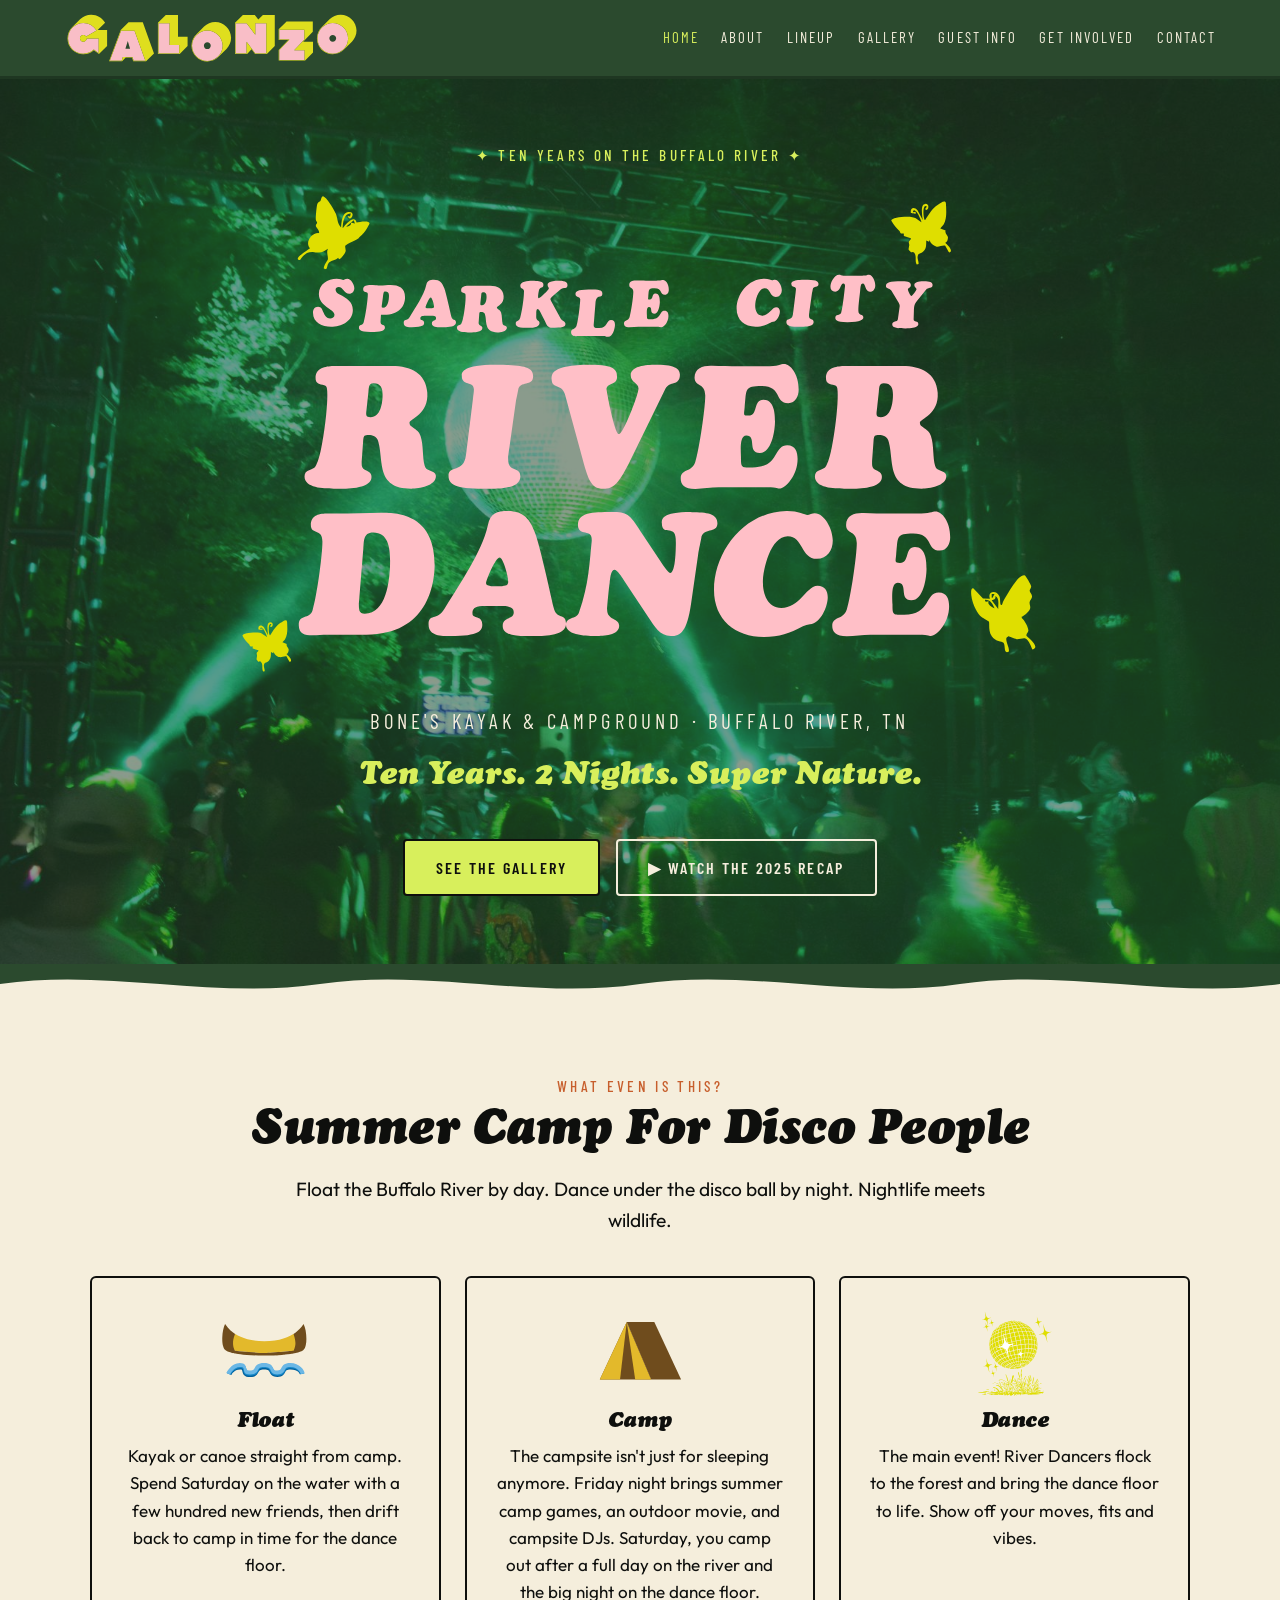
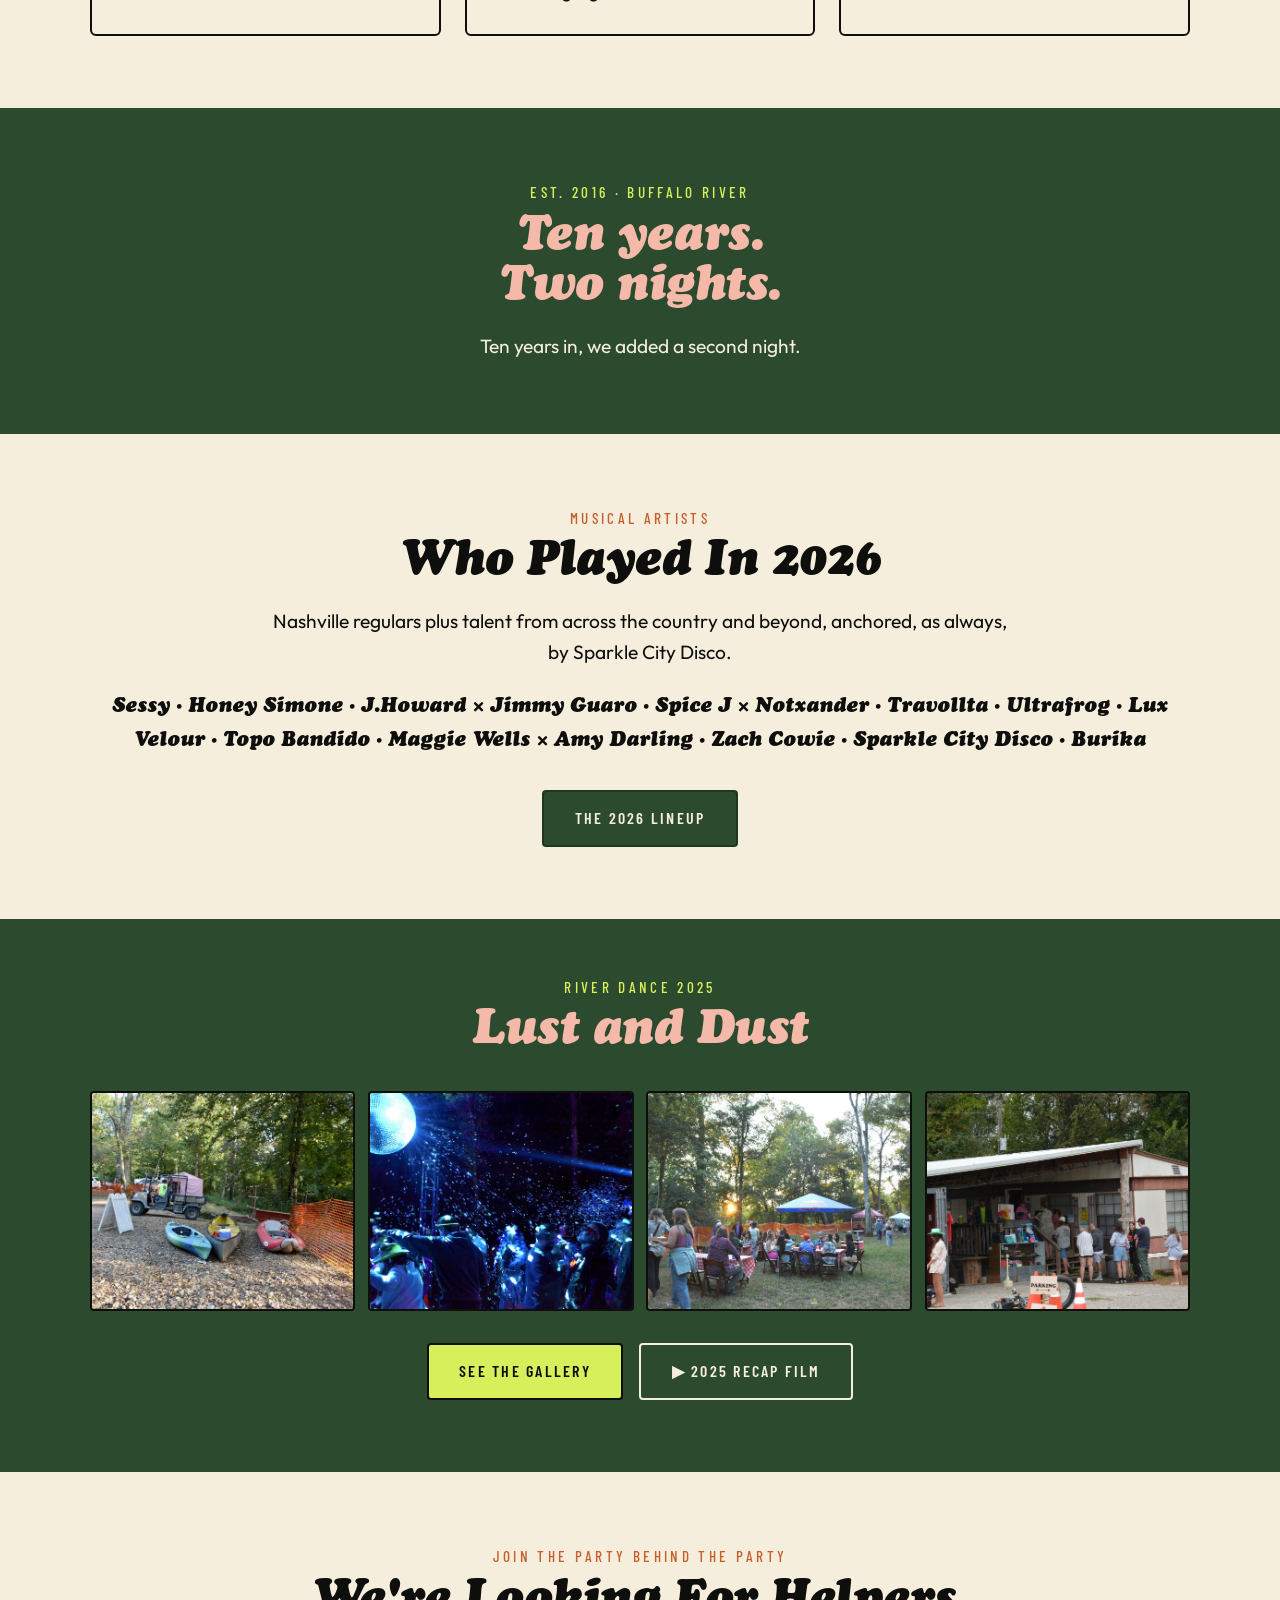
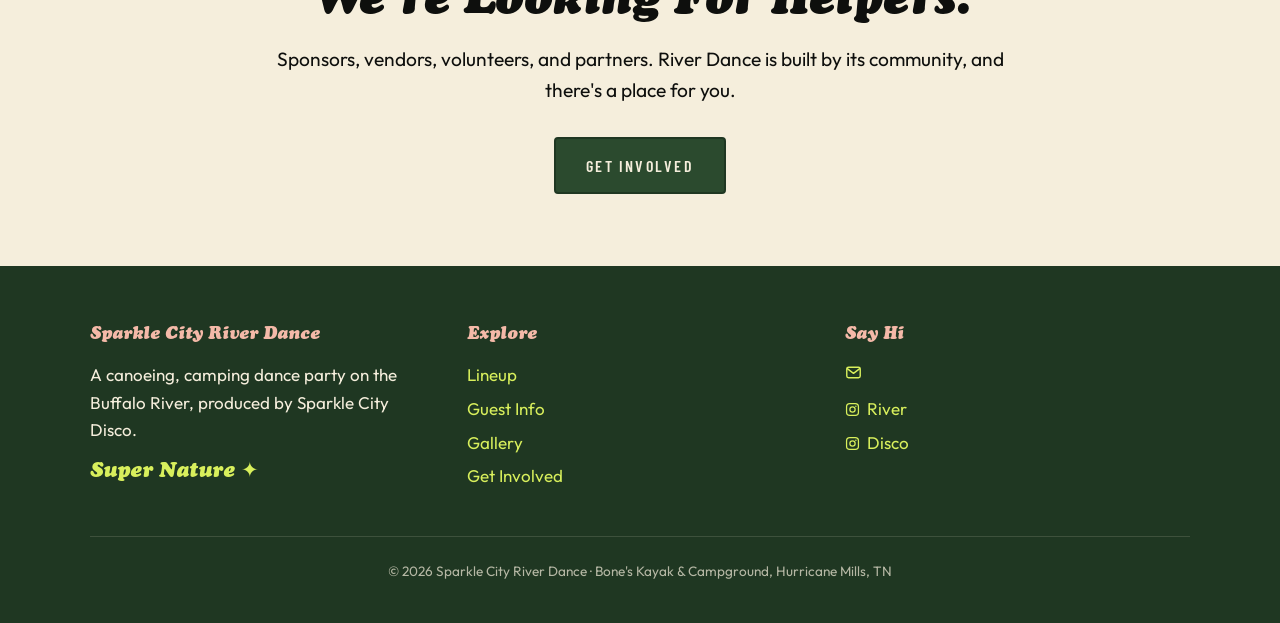
<file: river-dance/index.html>
<!DOCTYPE html>
<html lang="en">
<head>
<meta charset="UTF-8">
<meta name="viewport" content="width=device-width, initial-scale=1.0">
<title>Sparkle City River Dance · Buffalo River, TN</title>
<meta name="description" content="A canoeing, camping dance party on the Buffalo River in Tennessee. Ten years of disco under the trees.">
<link rel="canonical" href="https://riverdancefest.com/">
<meta property="og:type" content="website">
<meta property="og:site_name" content="Sparkle City River Dance">
<meta property="og:title" content="Sparkle City River Dance · Buffalo River, TN">
<meta property="og:description" content="A canoeing, camping dance party on the Buffalo River in Tennessee. Ten years of disco under the trees.">
<meta property="og:url" content="https://riverdancefest.com/">
<meta property="og:image" content="https://riverdancefest.com/img/hero-discoball-green.jpg">
<meta property="og:image:alt" content="Green lasers and the disco ball over the dance floor at Sparkle City River Dance">
<meta name="twitter:card" content="summary_large_image">
<link rel="preconnect" href="https://fonts.googleapis.com">
<link rel="preconnect" href="https://fonts.gstatic.com" crossorigin>
<link href="https://fonts.googleapis.com/css2?family=Barlow+Condensed:wght@400;500;600&family=Outfit:wght@300;400;500;600&family=Work+Sans:ital,wght@0,400;0,500;0,600;1,400&display=swap" rel="stylesheet">
<link rel="preload" href="fonts/CooperBlackItalic.ttf" as="font" type="font/ttf" crossorigin>
<link rel="stylesheet" href="css/theme.css">
<link rel="stylesheet" href="css/base.css">
<script type="application/ld+json">
{
  "@context": "https://schema.org",
  "@type": "Festival",
  "name": "Sparkle City River Dance 2026",
  "description": "A canoeing, camping dance party on the Buffalo River. 10th anniversary. Two nights for the first time ever.",
  "startDate": "2026-08-21",
  "endDate": "2026-08-23",
  "eventAttendanceMode": "https://schema.org/OfflineEventAttendanceMode",
  "eventStatus": "https://schema.org/EventScheduled",
  "url": "https://riverdancefest.com/",
  "image": ["https://riverdancefest.com/img/hero-discoball-green.jpg"],
  "location": {
    "@type": "Place",
    "name": "Bone's Kayak & Campground",
    "address": {
      "@type": "PostalAddress",
      "streetAddress": "16520 Bakerville Rd",
      "addressLocality": "Hurricane Mills",
      "addressRegion": "TN",
      "postalCode": "37078",
      "addressCountry": "US"
    }
  },
  "organizer": {
    "@type": "Organization",
    "name": "Sparkle City Disco",
    "url": "https://www.sparklecitydisco.com",
    "sameAs": [
      "https://www.instagram.com/sparklecitydisco/",
      "https://www.instagram.com/sparklecityriverdance/"
    ]
  },
  "performer": [
    {"@type": "MusicGroup", "name": "Sparkle City Disco"},
    {"@type": "MusicGroup", "name": "Sessy"},
    {"@type": "MusicGroup", "name": "Honey Simone"},
    {"@type": "MusicGroup", "name": "J.Howard x Jimmy Guaro"},
    {"@type": "MusicGroup", "name": "Spice J x Notxander"},
    {"@type": "MusicGroup", "name": "Ultrafrog"},
    {"@type": "MusicGroup", "name": "Lux Velour"},
    {"@type": "MusicGroup", "name": "Topo Bandido"},
    {"@type": "MusicGroup", "name": "Maggie Wells x Amy Darling"},
    {"@type": "MusicGroup", "name": "Zach Cowie"},
    {"@type": "MusicGroup", "name": "Burika"}
  ]
}
</script>
</head>
<body>

<!-- NAV -->
<nav class="nav">
  <div class="nav-inner">
    <a class="nav-logo" href="index.html">
      <img class="nav-logo-img" src="img/icons/galonzo.svg" alt="Sparkle City River Dance">
    </a>
    <button class="nav-toggle" aria-label="Menu" onclick="document.querySelector('.nav-links').classList.toggle('open')">
      <span></span><span></span><span></span>
    </button>
    <div class="nav-links">
      <a href="index.html" class="active">Home</a>
      <a href="about.html">About</a>
      <a href="lineup.html">Lineup</a>
      <a href="gallery.html">Gallery</a>
      <a href="guest-info.html">Guest Info</a>
      <a href="get-involved.html">Get Involved</a>
      <a href="contact.html">Contact</a>
    </div>
  </div>
</nav>

<!-- HERO -->
<header class="hero">
  <div class="hero-photo" style="background-image:url('img/hero-discoball-green.jpg')"></div>
  <div class="hero-content">
    <span class="eyebrow" data-rd="hero.eyebrow">✦ Ten Years On The Buffalo River ✦</span>
    <h1 class="hero-logo-wrap"><img class="hero-logo" src="img/icons/logo-tight.svg" alt="Sparkle City River Dance"></h1>
    <p class="dates" data-rd="hero.datesVenue">Bone's Kayak &amp; Campground · Buffalo River, TN</p>
    <p class="tagline" data-rd="hero.tagline">Ten Years. 2 Nights. Super Nature.</p>
    <div class="hero-ctas">
      <a class="btn btn-primary" href="gallery.html">See the Gallery</a>
      <a class="btn btn-ghost" href="https://youtu.be/Ug17W4f0KGw" target="_blank" rel="noopener">▶ Watch the 2025 Recap</a>
    </div>
  </div>
</header>

<!-- wave divider -->
<svg class="waves" viewBox="0 0 1200 38" preserveAspectRatio="none" xmlns="http://www.w3.org/2000/svg" style="background:var(--forest)">
  <path d="M0,20 C100,4 200,36 300,20 C400,4 500,36 600,20 C700,4 800,36 900,20 C1000,4 1100,36 1200,20 L1200,38 L0,38 Z" fill="#F5EEDC" style="fill:var(--cream)"/>
</svg>

<!-- WHAT IS RIVER DANCE -->
<section class="section light">
  <div class="section-inner center">
    <span class="eyebrow">What even is this?</span>
    <h2>Summer Camp For Disco People</h2>
    <p class="lead">Float the Buffalo River by day. Dance under the disco ball by night. Nightlife meets wildlife.</p>
    <div class="cards three">
      <div class="card">
        <img class="icon" src="img/icons/canoe.svg" alt="">
        <h3>Float</h3>
        <p>Kayak or canoe straight from camp. Spend Saturday on the water with a few hundred new friends, then drift back to camp in time for the dance floor.</p>
      </div>
      <div class="card">
        <img class="icon" src="img/icons/tent.svg" alt="">
        <h3>Camp</h3>
        <p>The campsite isn't just for sleeping anymore. Friday night brings summer camp games, an outdoor movie, and campsite DJs. Saturday, you camp out after a full day on the river and the big night on the dance floor.</p>
      </div>
      <div class="card">
        <img class="icon" src="img/icons/discoball.svg" alt="">
        <h3>Dance</h3>
        <p>The main event! River Dancers flock to the forest and bring the dance floor to life. Show off your moves, fits and vibes.</p>
      </div>
    </div>
  </div>
</section>

<!-- 10 YEARS -->
<section class="section dark">
  <div class="section-inner center">
    <span class="eyebrow">Est. 2016 · Buffalo River</span>
    <h2 class="ten-two">Ten years.<br>Two nights.</h2>
    <p class="lead">Ten years in, we added a second night.</p>
  </div>
</section>

<!-- LINEUP TEASER -->
<section class="section light">
  <div class="section-inner center">
    <span class="eyebrow">Musical Artists</span>
    <h2>Who Played In 2026</h2>
    <p class="lead">Nashville regulars plus talent from across the country and beyond, anchored, as always, by Sparkle City Disco.</p>
    <p style="font-family:var(--display); font-size:1.3rem; margin-top:1.5rem;" data-rd="lineup.teaser"></p>
    <div style="margin-top:2rem"><a class="btn btn-dark" href="lineup.html">The 2026 Lineup</a></div>
  </div>
</section>

<!-- PHOTO STRIP -->
<section class="section dark" style="padding-top:3.5rem">
  <div class="section-inner center">
    <span class="eyebrow">River Dance 2025</span>
    <h2>Lust and Dust</h2>
    <div class="photo-strip">
      <img src="img/day-canoes-river.jpg" alt="Canoes lined up on the Buffalo River">
      <img src="img/night-discoball-purple.jpg" alt="Disco ball over the dance floor at night">
      <img src="img/day-golden-hour-picnic.jpg" alt="Golden hour picnic under the trees">
      <img src="img/night-dj-booth.jpg" alt="DJs at the booth under blue light">
    </div>
    <div style="margin-top:2rem; display:flex; gap:1rem; justify-content:center; flex-wrap:wrap">
      <a class="btn btn-primary" href="gallery.html">See the Gallery</a>
      <a class="btn btn-ghost" href="https://youtu.be/Ug17W4f0KGw" target="_blank" rel="noopener">▶ 2025 Recap Film</a>
    </div>
  </div>
</section>

<!-- GET INVOLVED BANNER -->
<section class="section light">
  <div class="section-inner center">
    <span class="eyebrow">Join the party behind the party</span>
    <h2>We're Looking For Helpers.</h2>
    <p class="lead">Sponsors, vendors, volunteers, and partners. River Dance is built by its community, and there's a place for you.</p>
    <div style="margin-top:2rem"><a class="btn btn-dark" href="get-involved.html">Get Involved</a></div>
  </div>
</section>

<!-- FOOTER -->
<footer class="footer">
  <div class="footer-inner">
    <div>
      <h4>Sparkle City River Dance</h4>
      <p>A canoeing, camping dance party on the Buffalo River, produced by Sparkle City Disco.</p>
      <p class="supernature" style="margin-top:0.8rem">Super Nature ✦</p>
    </div>
    <div>
      <h4>Explore</h4>
      <ul>
        <li><a href="lineup.html">Lineup</a></li>
        <li><a href="guest-info.html">Guest Info</a></li>
        <li><a href="gallery.html">Gallery</a></li>
        <li><a href="get-involved.html">Get Involved</a></li>
      </ul>
    </div>
    <div>
      <h4>Say Hi</h4>
      <ul>
        <li><a class="foot-mail" href="mailto:sparklecityriverdance@gmail.com" aria-label="Email Sparkle City River Dance" title="sparklecityriverdance@gmail.com"><svg viewBox="0 0 24 24" width="17" height="17" fill="none" stroke="currentColor" stroke-width="2" stroke-linecap="round" stroke-linejoin="round" aria-hidden="true" style="vertical-align:-3px"><rect x="2.5" y="4.5" width="19" height="15" rx="2.5"/><path d="M3.2 6.6 12 13.2l8.8-6.6"/></svg></a></li>
        <li><a href="https://www.instagram.com/sparklecityriverdance/" target="_blank" rel="noopener" aria-label="Sparkle City River Dance on Instagram"><svg viewBox="0 0 24 24" width="15" height="15" fill="none" stroke="currentColor" stroke-width="2" aria-hidden="true" style="vertical-align:-2px; margin-right:0.45em"><rect x="2.5" y="2.5" width="19" height="19" rx="5"/><circle cx="12" cy="12" r="4.2"/><circle cx="17.4" cy="6.6" r="1.2" fill="currentColor" stroke="none"/></svg>River</a></li>
        <li><a href="https://www.instagram.com/sparklecitydisco/" target="_blank" rel="noopener" aria-label="Sparkle City Disco on Instagram"><svg viewBox="0 0 24 24" width="15" height="15" fill="none" stroke="currentColor" stroke-width="2" aria-hidden="true" style="vertical-align:-2px; margin-right:0.45em"><rect x="2.5" y="2.5" width="19" height="19" rx="5"/><circle cx="12" cy="12" r="4.2"/><circle cx="17.4" cy="6.6" r="1.2" fill="currentColor" stroke="none"/></svg>Disco</a></li>
      </ul>
    </div>
  </div>
  <div class="legal">© 2026 Sparkle City River Dance · Bone's Kayak &amp; Campground, Hurricane Mills, TN</div>
</footer>

<script src="data/event.js"></script>
<script src="js/render.js"></script>
</body>
</html>
</file>
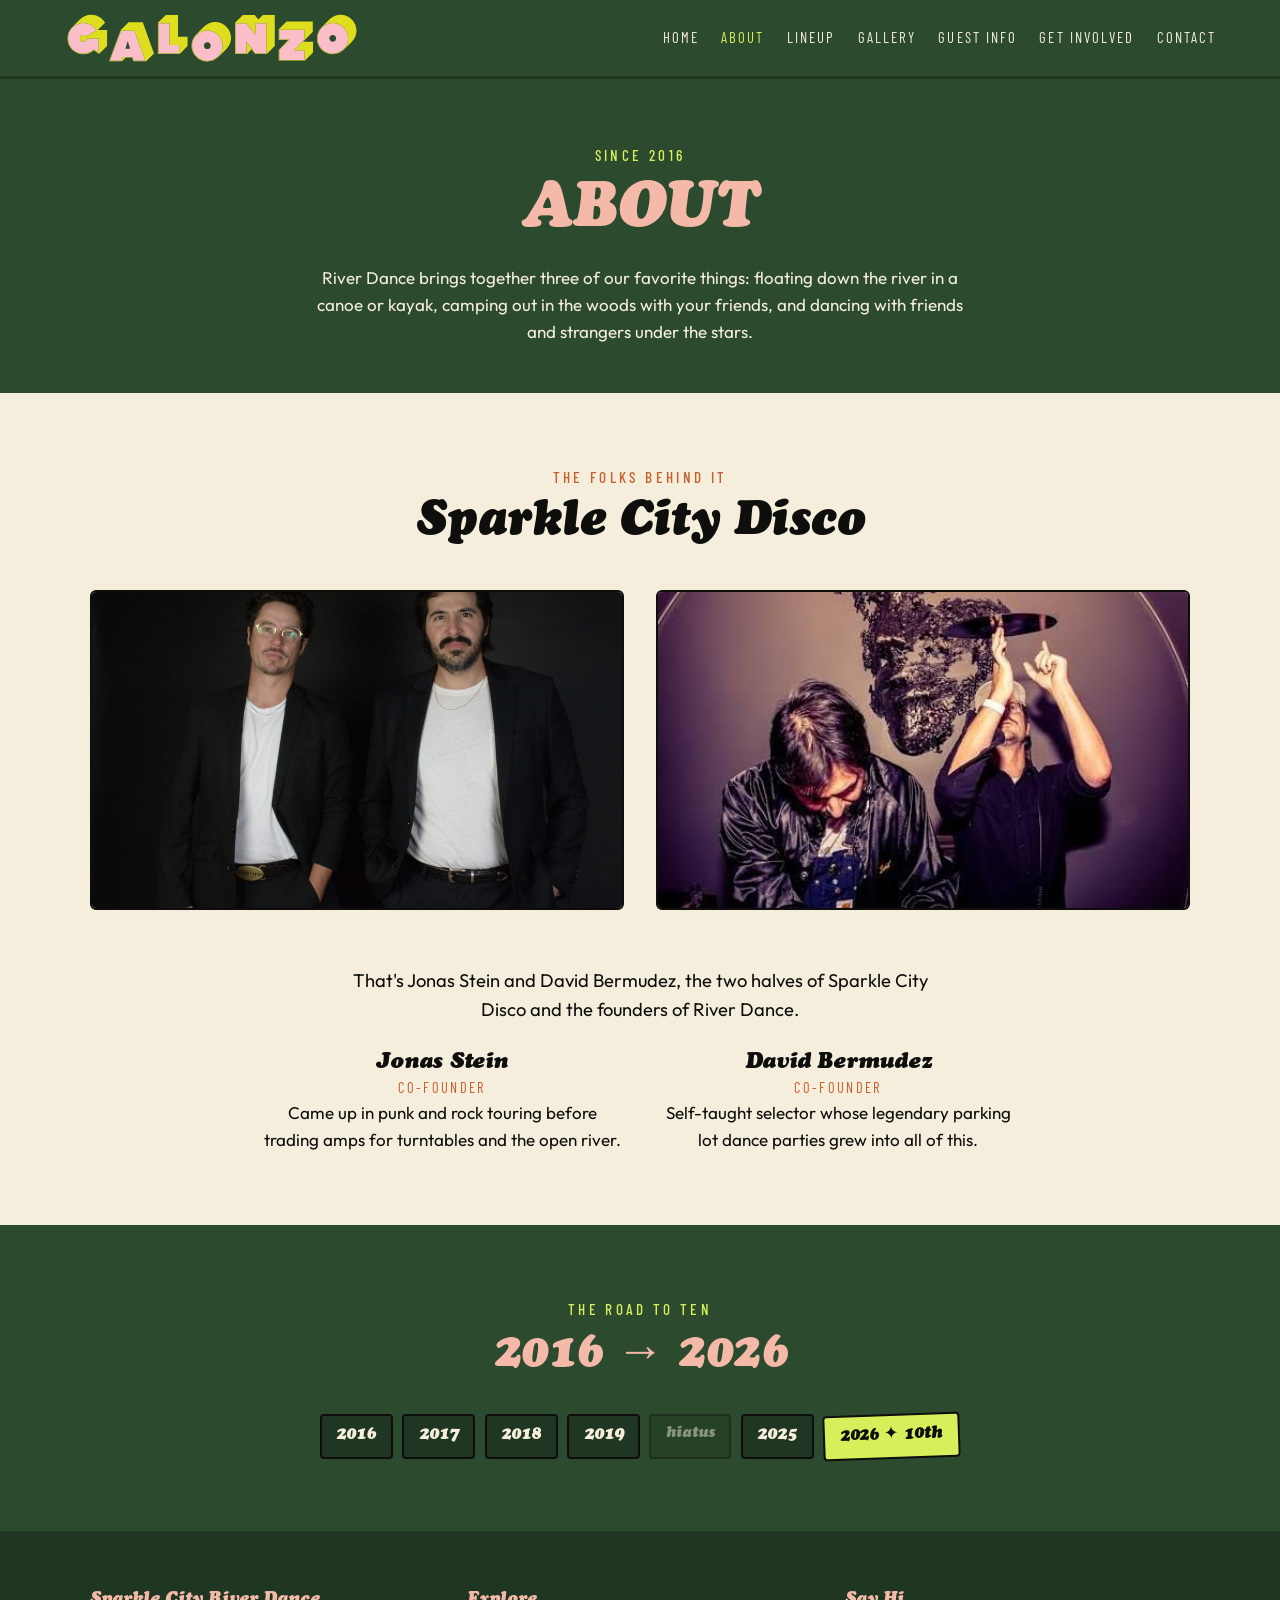
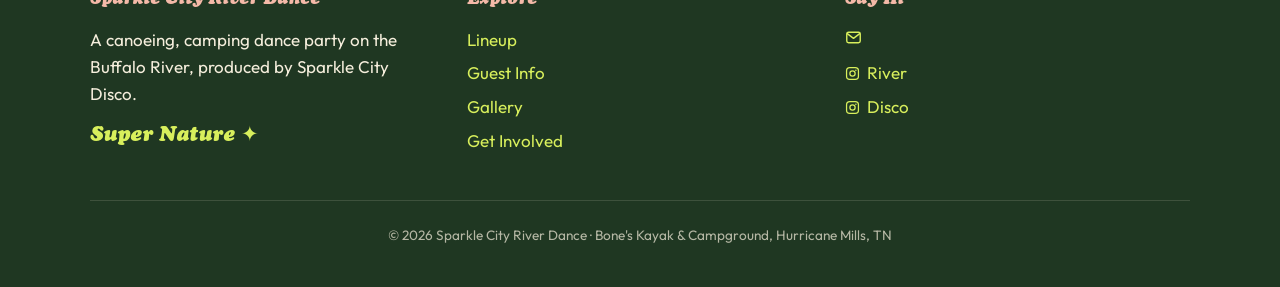
<file: river-dance/about.html>
<!DOCTYPE html>
<html lang="en">
<head>
<meta charset="UTF-8">
<meta name="viewport" content="width=device-width, initial-scale=1.0">
<title>About, Sparkle City River Dance</title>
<meta name="description" content="Meet Jonas Stein and David Bermudez of Sparkle City Disco, the Nashville duo behind River Dance — a canoeing, camping disco on the Buffalo River since 2016.">
<link rel="canonical" href="https://riverdancefest.com/about">
<meta property="og:type" content="website">
<meta property="og:site_name" content="Sparkle City River Dance">
<meta property="og:title" content="About, Sparkle City River Dance">
<meta property="og:description" content="Meet Jonas Stein and David Bermudez of Sparkle City Disco, the Nashville duo behind River Dance — a canoeing, camping disco on the Buffalo River since 2016.">
<meta property="og:url" content="https://riverdancefest.com/about">
<meta property="og:image" content="https://riverdancefest.com/img/hero-discoball-green.jpg">
<meta name="twitter:card" content="summary_large_image">
<link rel="preconnect" href="https://fonts.googleapis.com">
<link rel="preconnect" href="https://fonts.gstatic.com" crossorigin>
<link href="https://fonts.googleapis.com/css2?family=Barlow+Condensed:wght@400;500;600&family=Outfit:wght@300;400;500;600&family=Work+Sans:ital,wght@0,400;0,500;0,600;1,400&display=swap" rel="stylesheet">
<link rel="preload" href="fonts/CooperBlackItalic.ttf" as="font" type="font/ttf" crossorigin>
<link rel="stylesheet" href="css/theme.css">
<link rel="stylesheet" href="css/base.css">
</head>
<body data-title="About">

<nav class="nav">
  <div class="nav-inner">
    <a class="nav-logo" href="index.html">
      <img class="nav-logo-img" src="img/icons/galonzo.svg" alt="Sparkle City River Dance">
    </a>
    <button class="nav-toggle" aria-label="Menu" onclick="document.querySelector('.nav-links').classList.toggle('open')">
      <span></span><span></span><span></span>
    </button>
    <div class="nav-links">
      <a href="index.html">Home</a>
      <a href="about.html" class="active">About</a>
      <a href="lineup.html">Lineup</a>
      <a href="gallery.html">Gallery</a>
      <a href="guest-info.html">Guest Info</a>
      <a href="get-involved.html">Get Involved</a>
      <a href="contact.html">Contact</a>
    </div>
  </div>
</nav>

<header class="page-head">
  <span class="eyebrow">Since 2016</span>
  <h1>About</h1>
  <p>River Dance brings together three of our favorite things: floating down the river in a canoe or kayak, camping out in the woods with your friends, and dancing with friends and strangers under the stars.</p>
</header>

<section class="section light">
  <div class="section-inner center">
    <span class="eyebrow">The folks behind it</span>
    <h2>Sparkle City Disco</h2>
    <div class="duo-photos">
      <img src="img/jonas-david-portrait.jpg" alt="Jonas Stein and David Bermudez, studio portrait">
      <img src="img/david-jonas-discohead.jpg" alt="Jonas Stein and David Bermudez with disco ball headpiece">
    </div>
    <div class="duo-intro">
      <p>That's Jonas Stein and David Bermudez, the two halves of Sparkle City Disco and the founders of River Dance.</p>
    </div>
    <div class="bios duo-bios">
      <div class="bio">
        <h3>Jonas Stein</h3>
        <p class="role">Co-Founder</p>
        <p>Came up in punk and rock touring before trading amps for turntables and the open river.</p>
      </div>
      <div class="bio">
        <h3>David Bermudez</h3>
        <p class="role">Co-Founder</p>
        <p>Self-taught selector whose legendary parking lot dance parties grew into all of this.</p>
      </div>
    </div>
  </div>
</section>

<section class="section dark">
  <div class="section-inner center">
    <span class="eyebrow">The road to ten</span>
    <h2>2016 → 2026</h2>
    <div class="years" data-rd="about.timeline"></div>
  </div>
</section>

<footer class="footer">
  <div class="footer-inner">
    <div>
      <h4>Sparkle City River Dance</h4>
      <p>A canoeing, camping dance party on the Buffalo River, produced by Sparkle City Disco.</p>
      <p class="supernature" style="margin-top:0.8rem">Super Nature ✦</p>
    </div>
    <div>
      <h4>Explore</h4>
      <ul>
        <li><a href="lineup.html">Lineup</a></li>
        <li><a href="guest-info.html">Guest Info</a></li>
        <li><a href="gallery.html">Gallery</a></li>
        <li><a href="get-involved.html">Get Involved</a></li>
      </ul>
    </div>
    <div>
      <h4>Say Hi</h4>
      <ul>
        <li><a class="foot-mail" href="mailto:sparklecityriverdance@gmail.com" aria-label="Email Sparkle City River Dance" title="sparklecityriverdance@gmail.com"><svg viewBox="0 0 24 24" width="17" height="17" fill="none" stroke="currentColor" stroke-width="2" stroke-linecap="round" stroke-linejoin="round" aria-hidden="true" style="vertical-align:-3px"><rect x="2.5" y="4.5" width="19" height="15" rx="2.5"/><path d="M3.2 6.6 12 13.2l8.8-6.6"/></svg></a></li>
        <li><a href="https://www.instagram.com/sparklecityriverdance/" target="_blank" rel="noopener" aria-label="Sparkle City River Dance on Instagram"><svg viewBox="0 0 24 24" width="15" height="15" fill="none" stroke="currentColor" stroke-width="2" aria-hidden="true" style="vertical-align:-2px; margin-right:0.45em"><rect x="2.5" y="2.5" width="19" height="19" rx="5"/><circle cx="12" cy="12" r="4.2"/><circle cx="17.4" cy="6.6" r="1.2" fill="currentColor" stroke="none"/></svg>River</a></li>
        <li><a href="https://www.instagram.com/sparklecitydisco/" target="_blank" rel="noopener" aria-label="Sparkle City Disco on Instagram"><svg viewBox="0 0 24 24" width="15" height="15" fill="none" stroke="currentColor" stroke-width="2" aria-hidden="true" style="vertical-align:-2px; margin-right:0.45em"><rect x="2.5" y="2.5" width="19" height="19" rx="5"/><circle cx="12" cy="12" r="4.2"/><circle cx="17.4" cy="6.6" r="1.2" fill="currentColor" stroke="none"/></svg>Disco</a></li>
      </ul>
    </div>
  </div>
  <div class="legal">© 2026 Sparkle City River Dance · Bone's Kayak &amp; Campground, Hurricane Mills, TN</div>
</footer>

<script src="data/event.js"></script>
<script src="js/render.js"></script>
</body>
</html>
</file>
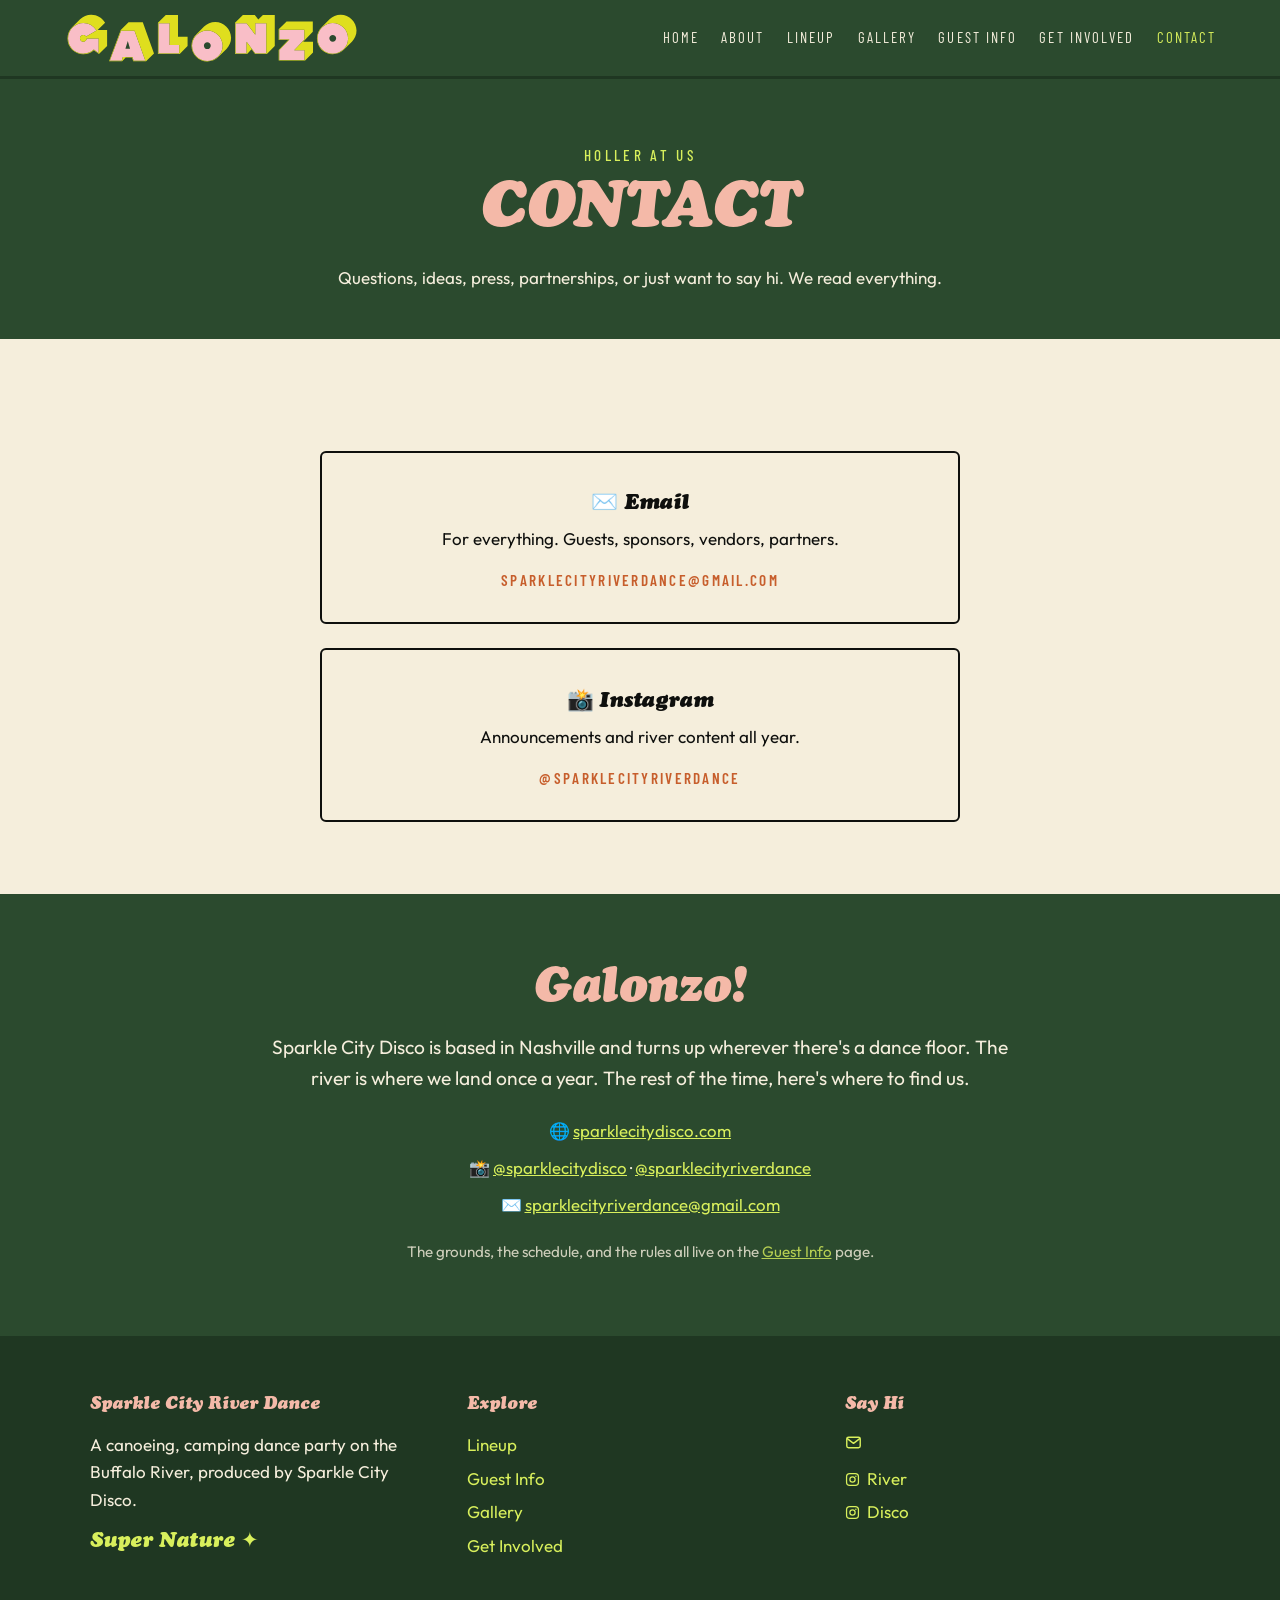
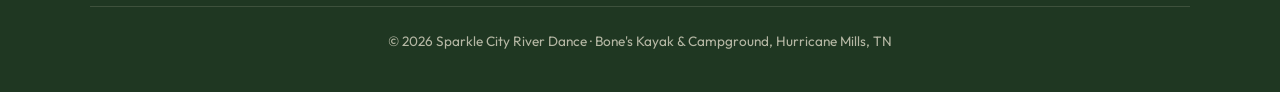
<file: river-dance/contact.html>
<!DOCTYPE html>
<html lang="en">
<head>
<meta charset="UTF-8">
<meta name="viewport" content="width=device-width, initial-scale=1.0">
<title>Contact, Sparkle City River Dance</title>
<meta name="description" content="Get in touch with Sparkle City River Dance — email sparklecityriverdance@gmail.com or find us on Instagram @sparklecityriverdance and @sparklecitydisco.">
<link rel="canonical" href="https://riverdancefest.com/contact">
<meta property="og:type" content="website">
<meta property="og:site_name" content="Sparkle City River Dance">
<meta property="og:title" content="Contact, Sparkle City River Dance">
<meta property="og:description" content="Get in touch with Sparkle City River Dance — email sparklecityriverdance@gmail.com or find us on Instagram @sparklecityriverdance and @sparklecitydisco.">
<meta property="og:url" content="https://riverdancefest.com/contact">
<meta property="og:image" content="https://riverdancefest.com/img/hero-discoball-green.jpg">
<meta name="twitter:card" content="summary_large_image">
<link rel="preconnect" href="https://fonts.googleapis.com">
<link rel="preconnect" href="https://fonts.gstatic.com" crossorigin>
<link href="https://fonts.googleapis.com/css2?family=Barlow+Condensed:wght@400;500;600&family=Outfit:wght@300;400;500;600&family=Work+Sans:ital,wght@0,400;0,500;0,600;1,400&display=swap" rel="stylesheet">
<link rel="preload" href="fonts/CooperBlackItalic.ttf" as="font" type="font/ttf" crossorigin>
<link rel="stylesheet" href="css/theme.css">
<link rel="stylesheet" href="css/base.css">
</head>
<body data-title="Contact">

<nav class="nav">
  <div class="nav-inner">
    <a class="nav-logo" href="index.html">
      <img class="nav-logo-img" src="img/icons/galonzo.svg" alt="Sparkle City River Dance">
    </a>
    <button class="nav-toggle" aria-label="Menu" onclick="document.querySelector('.nav-links').classList.toggle('open')">
      <span></span><span></span><span></span>
    </button>
    <div class="nav-links">
      <a href="index.html">Home</a>
      <a href="about.html">About</a>
      <a href="lineup.html">Lineup</a>
      <a href="gallery.html">Gallery</a>
      <a href="guest-info.html">Guest Info</a>
      <a href="get-involved.html">Get Involved</a>
      <a href="contact.html" class="active">Contact</a>
    </div>
  </div>
</nav>

<header class="page-head">
  <span class="eyebrow">Holler at us</span>
  <h1>Contact</h1>
  <p>Questions, ideas, press, partnerships, or just want to say hi. We read everything.</p>
</header>

<section class="section light">
  <div class="section-inner center">
    <div class="cards two" style="max-width:640px; margin-left:auto; margin-right:auto">
      <div class="card center">
        <h3>✉️ Email</h3>
        <p>For everything. Guests, sponsors, vendors, partners.</p>
        <a class="cta" href="mailto:sparklecityriverdance@gmail.com">sparklecityriverdance@gmail.com</a>
      </div>
      <div class="card center">
        <h3>📸 Instagram</h3>
        <p>Announcements and river content all year.</p>
        <a class="cta" href="https://instagram.com/sparklecityriverdance" target="_blank" rel="noopener">@sparklecityriverdance</a>
      </div>
    </div>
  </div>
</section>

<section class="section dark">
  <div class="section-inner center">
    <h2 style="color:var(--blush)">Galonzo!</h2>
    <p class="lead">Sparkle City Disco is based in Nashville and turns up wherever there's a dance floor. The river is where we land once a year. The rest of the time, here's where to find us.</p>
    <p style="margin-top:1.2rem; font-size:1.05rem; line-height:2.2">
      🌐 <a href="https://www.sparklecitydisco.com" target="_blank" rel="noopener" style="color:var(--lime)">sparklecitydisco.com</a><br>
      📸 <a href="https://instagram.com/sparklecitydisco" target="_blank" rel="noopener" style="color:var(--lime)">@sparklecitydisco</a> · <a href="https://instagram.com/sparklecityriverdance" target="_blank" rel="noopener" style="color:var(--lime)">@sparklecityriverdance</a><br>
      ✉️ <a href="mailto:sparklecityriverdance@gmail.com" style="color:var(--lime)">sparklecityriverdance@gmail.com</a>
    </p>
    <p class="note">The grounds, the schedule, and the rules all live on the <a href="guest-info.html" style="color:var(--lime)">Guest Info</a> page.</p>
  </div>
</section>

<footer class="footer">
  <div class="footer-inner">
    <div>
      <h4>Sparkle City River Dance</h4>
      <p>A canoeing, camping dance party on the Buffalo River, produced by Sparkle City Disco.</p>
      <p class="supernature" style="margin-top:0.8rem">Super Nature ✦</p>
    </div>
    <div>
      <h4>Explore</h4>
      <ul>
        <li><a href="lineup.html">Lineup</a></li>
        <li><a href="guest-info.html">Guest Info</a></li>
        <li><a href="gallery.html">Gallery</a></li>
        <li><a href="get-involved.html">Get Involved</a></li>
      </ul>
    </div>
    <div>
      <h4>Say Hi</h4>
      <ul>
        <li><a class="foot-mail" href="mailto:sparklecityriverdance@gmail.com" aria-label="Email Sparkle City River Dance" title="sparklecityriverdance@gmail.com"><svg viewBox="0 0 24 24" width="17" height="17" fill="none" stroke="currentColor" stroke-width="2" stroke-linecap="round" stroke-linejoin="round" aria-hidden="true" style="vertical-align:-3px"><rect x="2.5" y="4.5" width="19" height="15" rx="2.5"/><path d="M3.2 6.6 12 13.2l8.8-6.6"/></svg></a></li>
        <li><a href="https://www.instagram.com/sparklecityriverdance/" target="_blank" rel="noopener" aria-label="Sparkle City River Dance on Instagram"><svg viewBox="0 0 24 24" width="15" height="15" fill="none" stroke="currentColor" stroke-width="2" aria-hidden="true" style="vertical-align:-2px; margin-right:0.45em"><rect x="2.5" y="2.5" width="19" height="19" rx="5"/><circle cx="12" cy="12" r="4.2"/><circle cx="17.4" cy="6.6" r="1.2" fill="currentColor" stroke="none"/></svg>River</a></li>
        <li><a href="https://www.instagram.com/sparklecitydisco/" target="_blank" rel="noopener" aria-label="Sparkle City Disco on Instagram"><svg viewBox="0 0 24 24" width="15" height="15" fill="none" stroke="currentColor" stroke-width="2" aria-hidden="true" style="vertical-align:-2px; margin-right:0.45em"><rect x="2.5" y="2.5" width="19" height="19" rx="5"/><circle cx="12" cy="12" r="4.2"/><circle cx="17.4" cy="6.6" r="1.2" fill="currentColor" stroke="none"/></svg>Disco</a></li>
      </ul>
    </div>
  </div>
  <div class="legal">© 2026 Sparkle City River Dance · Bone's Kayak &amp; Campground, Hurricane Mills, TN</div>
</footer>

<script src="data/event.js"></script>
<script src="js/render.js"></script>
</body>
</html>
</file>
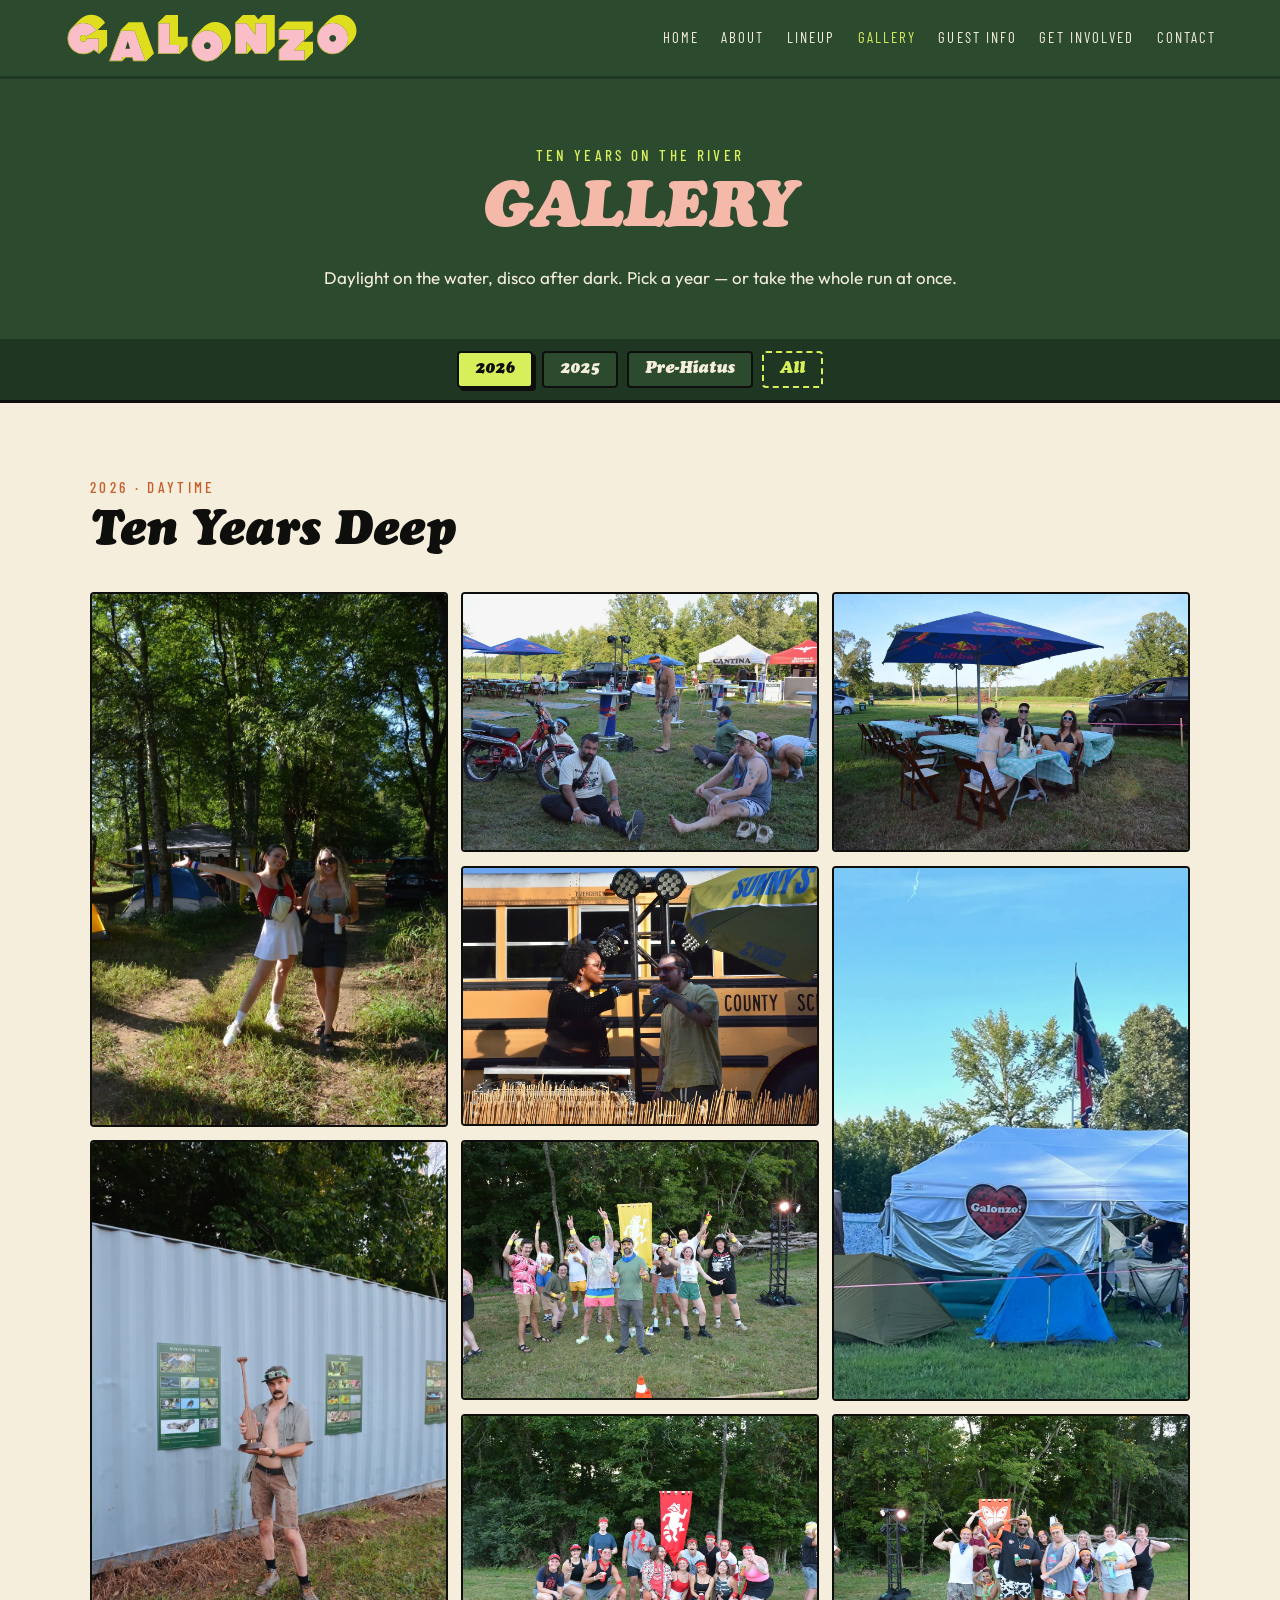
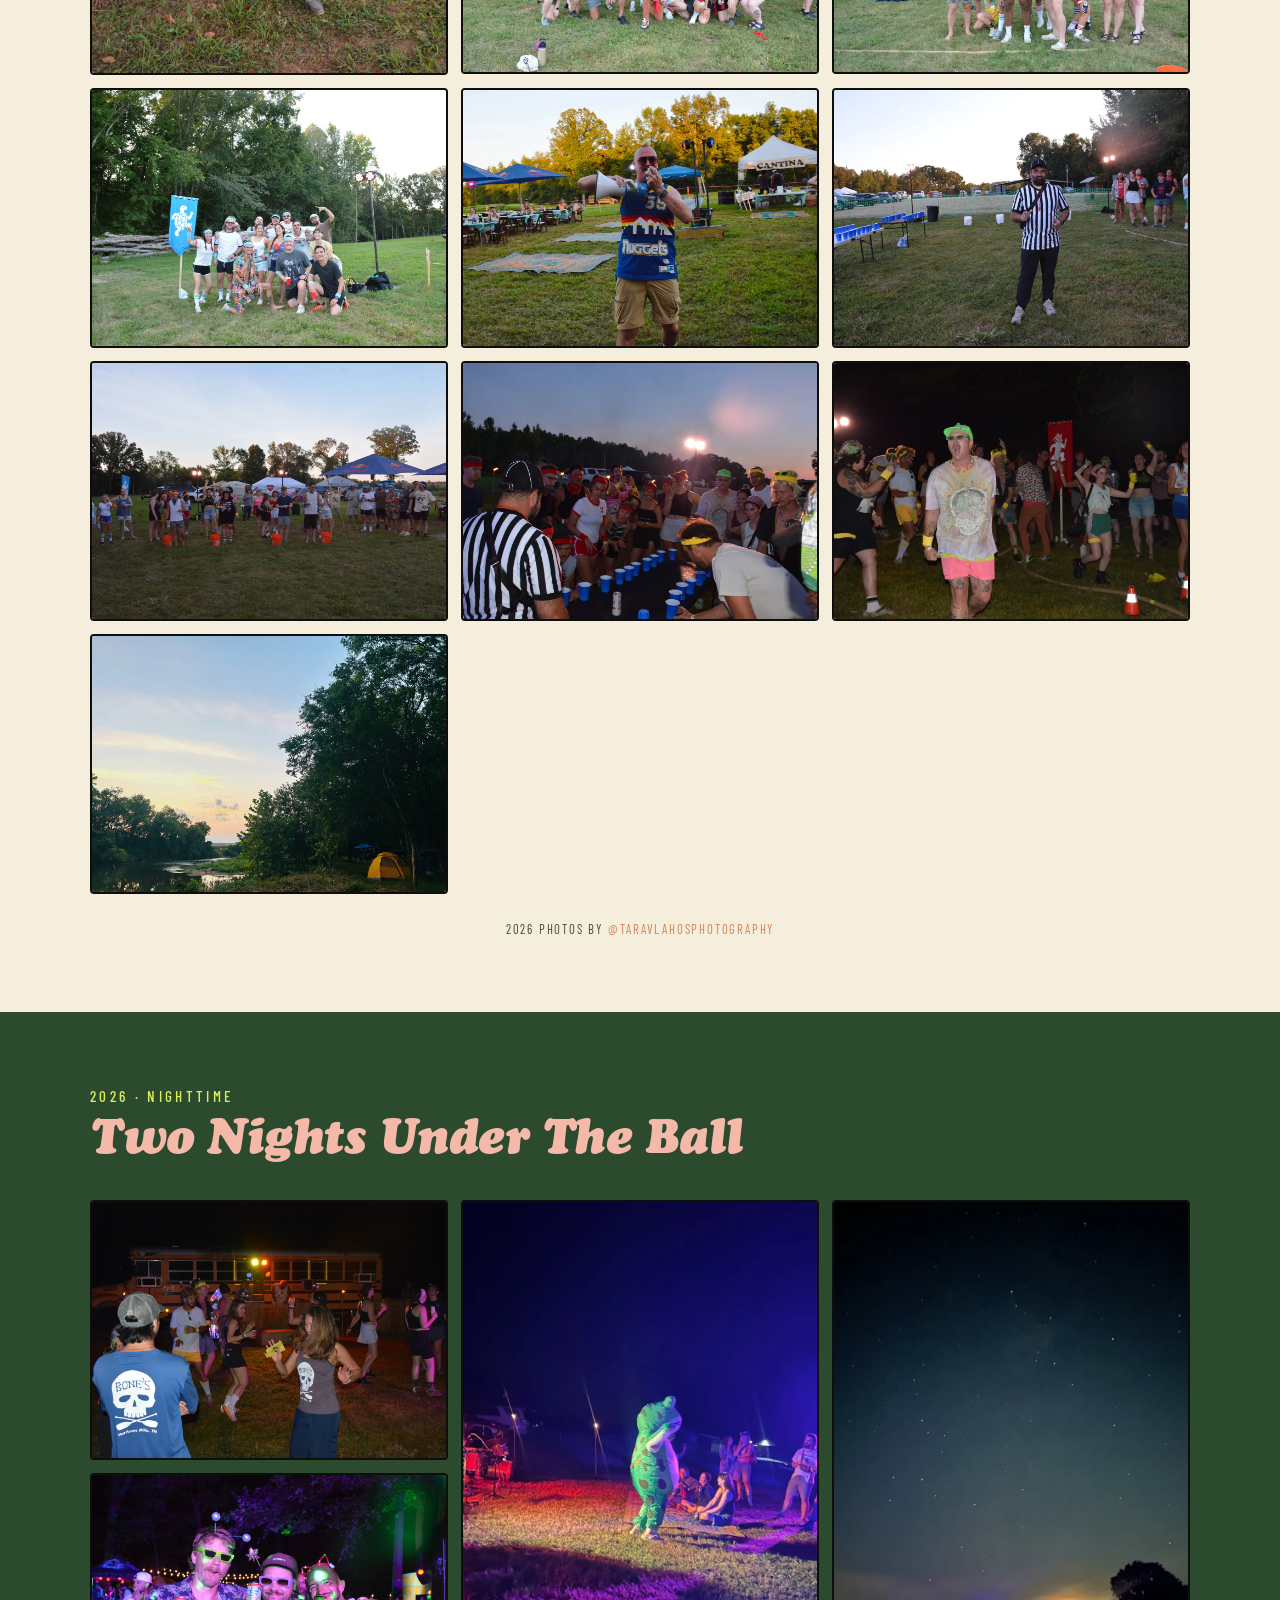
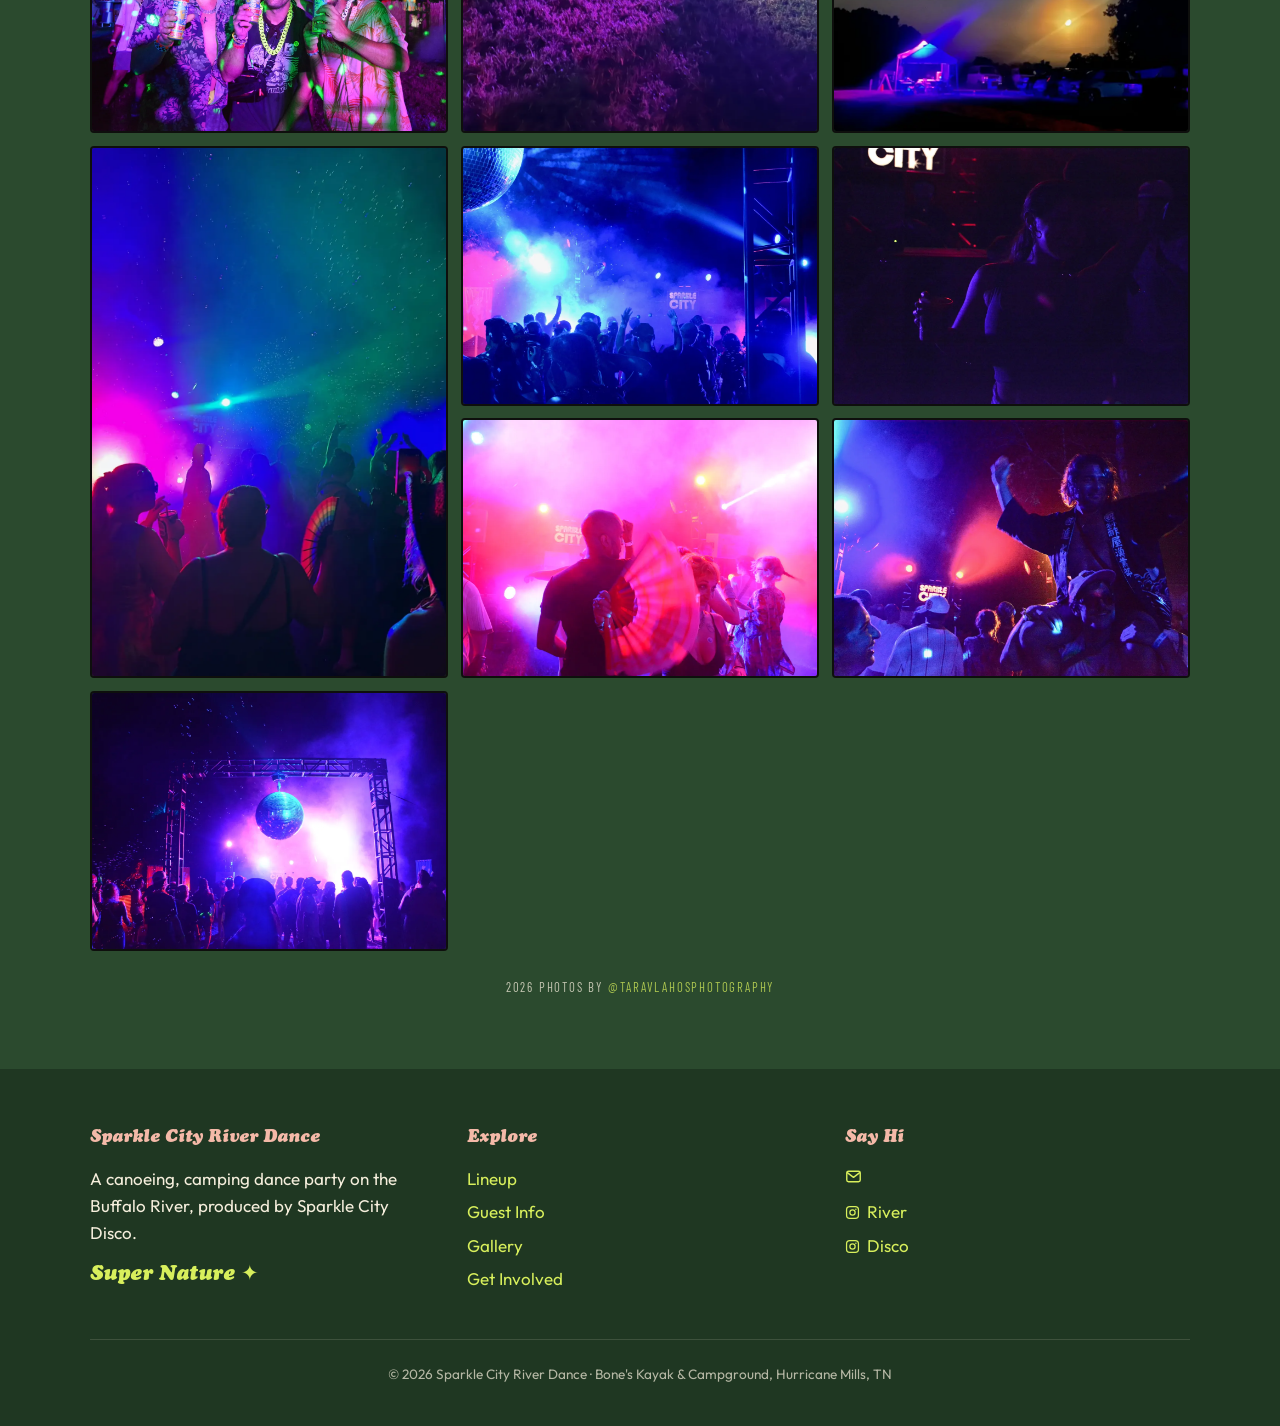
<file: river-dance/gallery.html>
<!DOCTYPE html>
<html lang="en">
<head>
<meta charset="UTF-8">
<meta name="viewport" content="width=device-width, initial-scale=1.0">
<title>Gallery, Sparkle City River Dance</title>
<meta name="description" content="Ten years of River Dance in photos — canoes by day, disco ball by night on the Buffalo River in Hurricane Mills, TN. Browse 2026, 2025, or the pre-hiatus years.">
<link rel="canonical" href="https://riverdancefest.com/gallery">
<meta property="og:type" content="website">
<meta property="og:site_name" content="Sparkle City River Dance">
<meta property="og:title" content="Gallery, Sparkle City River Dance">
<meta property="og:description" content="Ten years of River Dance in photos — canoes by day, disco ball by night on the Buffalo River in Hurricane Mills, TN. Browse 2026, 2025, or the pre-hiatus years.">
<meta property="og:url" content="https://riverdancefest.com/gallery">
<meta property="og:image" content="https://riverdancefest.com/img/hero-discoball-green.jpg">
<meta name="twitter:card" content="summary_large_image">
<link rel="preconnect" href="https://fonts.googleapis.com">
<link rel="preconnect" href="https://fonts.gstatic.com" crossorigin>
<link href="https://fonts.googleapis.com/css2?family=Barlow+Condensed:wght@400;500;600&family=Outfit:wght@300;400;500;600&family=Work+Sans:ital,wght@0,400;0,500;0,600;1,400&display=swap" rel="stylesheet">
<link rel="preload" href="fonts/CooperBlackItalic.ttf" as="font" type="font/ttf" crossorigin>
<link rel="stylesheet" href="css/theme.css">
<link rel="stylesheet" href="css/base.css">
</head>
<body data-title="Gallery">

<nav class="nav">
  <div class="nav-inner">
    <a class="nav-logo" href="index.html">
      <img class="nav-logo-img" src="img/icons/galonzo.svg" alt="Sparkle City River Dance">
    </a>
    <button class="nav-toggle" aria-label="Menu" onclick="document.querySelector('.nav-links').classList.toggle('open')">
      <span></span><span></span><span></span>
    </button>
    <div class="nav-links">
      <a href="index.html">Home</a>
      <a href="about.html">About</a>
      <a href="lineup.html">Lineup</a>
      <a href="gallery.html" class="active">Gallery</a>
      <a href="guest-info.html">Guest Info</a>
      <a href="get-involved.html">Get Involved</a>
      <a href="contact.html">Contact</a>
    </div>
  </div>
</nav>

<header class="page-head">
  <span class="eyebrow">Ten Years On The River</span>
  <h1>Gallery</h1>
  <p>Daylight on the water, disco after dark. Pick a year — or take the whole run at once.</p>
</header>

<div class="gyearbar">
  <div class="gyears" role="tablist" aria-label="Choose a year"></div>
</div>

<!-- ============================================================
     2026 — the 10th, and the first two-nighter
     ============================================================ -->
<section class="section light" data-gyear="2026" data-glabel="2026">
  <div class="section-inner">
    <span class="eyebrow" style="color:var(--amber)">2026 · Daytime</span>
    <h2>Ten Years Deep</h2>
    <div class="gallery-grid">
      <div class="tall"><img src="img/2026/rd26-day-01.webp" alt="Two friends posing at the treeline as camp fills up" loading="lazy" width="933" height="1400"></div>
      <div><img src="img/2026/rd26-day-02.webp" alt="Hanging out on the grass by the motorcycle, canopies going up behind" loading="lazy" width="1400" height="933"></div>
      <div><img src="img/2026/rd26-day-03.webp" alt="A table in the shade under the umbrellas" loading="lazy" width="1400" height="933"></div>
      <div><img src="img/2026/rd26-day-04.webp" alt="Sound check on the school bus stage" loading="lazy" width="1400" height="1131"></div>
      <div class="tall"><img src="img/2026/rd26-day-05.webp" alt="Tents and canopies pitched under a blue sky" loading="lazy" width="1050" height="1400"></div>
      <div class="tall"><img src="img/2026/rd26-day-07.webp" alt="Suited up for the field games in front of the container wall" loading="lazy" width="933" height="1400"></div>
      <div><img src="img/2026/rd26-day-08.webp" alt="A field games team lines up under their banner" loading="lazy" width="1400" height="933"></div>
      <div><img src="img/2026/rd26-day-09.webp" alt="The red team gathers for a portrait" loading="lazy" width="1400" height="933"></div>
      <div><img src="img/2026/rd26-day-10.webp" alt="Another squad mugs for the camera before the games" loading="lazy" width="1400" height="933"></div>
      <div><img src="img/2026/rd26-day-11.webp" alt="The blue team, banner up" loading="lazy" width="1400" height="933"></div>
      <div><img src="img/2026/rd26-day-12.webp" alt="The commissioner calls the field games to order" loading="lazy" width="1400" height="1325"></div>
      <div><img src="img/2026/rd26-day-13.webp" alt="The referee sets the table for the next event" loading="lazy" width="1400" height="933"></div>
      <div><img src="img/2026/rd26-day-14.webp" alt="The whole field turns out for the games" loading="lazy" width="1400" height="933"></div>
      <div><img src="img/2026/rd26-day-15.webp" alt="Flip cup under a purple sky" loading="lazy" width="1400" height="933"></div>
      <div><img src="img/2026/rd26-day-26.webp" alt="Marching through the crowd as the floodlights come on" loading="lazy" width="1400" height="933"></div>
      <div><img src="img/2026/rd26-day-47.webp" alt="Sunset over the Buffalo, tent pitched for the night" loading="lazy" width="1400" height="1050"></div>
    </div>
    <p class="photo-credit">2026 photos by <a href="https://www.instagram.com/taravlahosphotography/" target="_blank" rel="noopener">@taravlahosphotography</a></p>
  </div>
</section>

<section class="section dark" data-gyear="2026">
  <div class="section-inner">
    <span class="eyebrow">2026 · Nighttime</span>
    <h2>Two Nights Under The Ball</h2>
    <div class="gallery-grid">
      <div><img src="img/2026/rd26-night-12.webp" alt="Regrouping by the bus after dark" loading="lazy" width="1400" height="933"></div>
      <div class="tall"><img src="img/2026/rd26-night-20.webp" alt="A glowing green costume out on the field" loading="lazy" width="1050" height="1400"></div>
      <div class="tall"><img src="img/2026/rd26-night-21.webp" alt="Stars over the camp, the party still going below" loading="lazy" width="1050" height="1400"></div>
      <div><img src="img/2026/rd26-night-34.webp" alt="Glowing glasses under the string lights" loading="lazy" width="1400" height="933"></div>
      <div class="tall"><img src="img/2026/rd26-night-35.webp" alt="Lasers over the heads of the crowd" loading="lazy" width="1050" height="1400"></div>
      <div><img src="img/2026/rd26-night-36.webp" alt="The disco ball over a full floor" loading="lazy" width="1400" height="921"></div>
      <div><img src="img/2026/rd26-night-37.webp" alt="A silhouette under the neon" loading="lazy" width="1400" height="933"></div>
      <div><img src="img/2026/rd26-night-38.webp" alt="A fan snaps open in the pink" loading="lazy" width="1400" height="933"></div>
      <div><img src="img/2026/rd26-night-39.webp" alt="Up on shoulders, arms out" loading="lazy" width="1400" height="933"></div>
      <div><img src="img/2026/rd26-night-40.webp" alt="The ball, the truss, and everybody underneath" loading="lazy" width="1400" height="933"></div>
    </div>
    <p class="photo-credit">2026 photos by <a href="https://www.instagram.com/taravlahosphotography/" target="_blank" rel="noopener">@taravlahosphotography</a></p>
  </div>
</section>

<!-- ============================================================
     2025 — the comeback year
     ============================================================ -->
<section class="section dark" data-gyear="2025" data-glabel="2025" style="padding-top:3rem">
  <div class="section-inner">
    <h2 class="center" style="font-size:1.8rem">▶ The 2025 Recap Film</h2>
    <div class="video-wrap">
      <iframe src="https://www.youtube.com/embed/Ug17W4f0KGw" title="Sparkle City River Dance 2025 Recap" allow="accelerometer; autoplay; clipboard-write; encrypted-media; gyroscope; picture-in-picture; web-share" allowfullscreen loading="lazy"></iframe>
    </div>
    <p class="center note">Trouble playing? <a href="https://youtu.be/Ug17W4f0KGw" target="_blank" rel="noopener" style="color:var(--lime)">Watch on YouTube →</a></p>
  </div>
</section>

<section class="section light" data-gyear="2025">
  <div class="section-inner">
    <span class="eyebrow" style="color:var(--amber)">2025 · Daytime</span>
    <h2>On The River</h2>
    <div class="gallery-grid">
      <div class="tall"><img src="img/day-paddles-couple.jpg" alt="Two friends with paddles, life vests on, ready to float" loading="lazy"></div>
      <div><img src="img/day-canoes-river.jpg" alt="Canoes lined up on the Buffalo River" loading="lazy"></div>
      <div><img src="img/day-kayak-bus.jpg" alt="The kayak shuttle bus loaded up" loading="lazy"></div>
      <div><img src="img/day-golden-hour-picnic.jpg" alt="Golden hour picnic under the trees" loading="lazy"></div>
      <div><img src="img/day-picnic-tables.jpg" alt="Checkered tablecloths and dinner with friends" loading="lazy"></div>
      <div><img src="img/day-tents-camp.jpg" alt="Tent camp in the meadow" loading="lazy"></div>
      <div><img src="img/day-tent-sunset.jpg" alt="Campsite at sunset" loading="lazy"></div>
    </div>
  </div>
</section>

<section class="section dark" data-gyear="2025">
  <div class="section-inner">
    <span class="eyebrow">2025 · Nighttime</span>
    <h2>Under The Disco Ball</h2>
    <div class="gallery-grid">
      <div class="tall"><img src="img/hero-discoball-green.jpg" alt="Green lasers and the disco ball over the dance floor" loading="lazy"></div>
      <div><img src="img/night-discoball-blue.jpg" alt="Disco ball scattering blue light over the crowd" loading="lazy"></div>
      <div><img src="img/night-discoball-purple.jpg" alt="Purple disco ball glow over dancers" loading="lazy"></div>
      <div class="tall"><img src="img/night-dancer-purple.jpg" alt="A dancer arched back under purple light" loading="lazy"></div>
      <div><img src="img/night-group-stringlights.jpg" alt="Friends under string lights at night" loading="lazy"></div>
      <div><img src="img/night-djbooth-sparkle.jpg" alt="The DJ booth at night under the lit Sparkle City sign" loading="lazy"></div>
    </div>
  </div>
</section>

<!-- ============================================================
     Pre-Hiatus — 2016 to 2019, before the long nap
     ============================================================ -->
<section class="section light" data-gyear="pre" data-glabel="Pre-Hiatus">
  <div class="section-inner">
    <span class="eyebrow" style="color:var(--amber)">2016 – 2019 · Pre-Hiatus</span>
    <h2>Somewhere In The Vault</h2>
    <p class="lead">Film frames from the first run, before the world took five years off. We are certain these happened. We are considerably less certain which year.</p>
    <div class="gallery-grid">
      <div class="tall"><img src="img/memory-canoe-float.webp" alt="Lying back in a canoe, socks up on the gunwale, river dead ahead" loading="lazy"></div>
      <div><img src="img/memory-group-photo.webp" alt="The whole crew gathered for a group photo" loading="lazy"></div>
      <div><img src="img/memory-sunbeams.webp" alt="Sunbeams cutting through the trees over the pre-float hang" loading="lazy"></div>
      <div><img src="img/memory-paddler-pink.webp" alt="Paddling downriver in a pink swimsuit" loading="lazy"></div>
      <div><img src="img/memory-river-swim.webp" alt="Friends cooling off waist-deep in the Buffalo" loading="lazy"></div>
      <div><img src="img/memory-hammock.webp" alt="Laughing from a hammock at camp" loading="lazy"></div>
      <div><img src="img/memory-peace-bubbles.webp" alt="Peace signs and bubbles on the riverbank" loading="lazy"></div>
      <div><img src="img/memory-bluff.webp" alt="Limestone bluffs over the green water" loading="lazy"></div>
      <div><img src="img/memory-too-hot.webp" alt="A camper door reading 'Da sun too hot'" loading="lazy"></div>
      <div><img src="img/memory-van-camp.webp" alt="Making up the bed in the camp van" loading="lazy"></div>
      <div><img src="img/memory-flag-van.webp" alt="A flag flying high at the campsite" loading="lazy"></div>
    </div>
  </div>
</section>

<footer class="footer">
  <div class="footer-inner">
    <div>
      <h4>Sparkle City River Dance</h4>
      <p>A canoeing, camping dance party on the Buffalo River, produced by Sparkle City Disco.</p>
      <p class="supernature" style="margin-top:0.8rem">Super Nature ✦</p>
    </div>
    <div>
      <h4>Explore</h4>
      <ul>
        <li><a href="lineup.html">Lineup</a></li>
        <li><a href="guest-info.html">Guest Info</a></li>
        <li><a href="gallery.html">Gallery</a></li>
        <li><a href="get-involved.html">Get Involved</a></li>
      </ul>
    </div>
    <div>
      <h4>Say Hi</h4>
      <ul>
        <li><a class="foot-mail" href="mailto:sparklecityriverdance@gmail.com" aria-label="Email Sparkle City River Dance" title="sparklecityriverdance@gmail.com"><svg viewBox="0 0 24 24" width="17" height="17" fill="none" stroke="currentColor" stroke-width="2" stroke-linecap="round" stroke-linejoin="round" aria-hidden="true" style="vertical-align:-3px"><rect x="2.5" y="4.5" width="19" height="15" rx="2.5"/><path d="M3.2 6.6 12 13.2l8.8-6.6"/></svg></a></li>
        <li><a href="https://www.instagram.com/sparklecityriverdance/" target="_blank" rel="noopener" aria-label="Sparkle City River Dance on Instagram"><svg viewBox="0 0 24 24" width="15" height="15" fill="none" stroke="currentColor" stroke-width="2" aria-hidden="true" style="vertical-align:-2px; margin-right:0.45em"><rect x="2.5" y="2.5" width="19" height="19" rx="5"/><circle cx="12" cy="12" r="4.2"/><circle cx="17.4" cy="6.6" r="1.2" fill="currentColor" stroke="none"/></svg>River</a></li>
        <li><a href="https://www.instagram.com/sparklecitydisco/" target="_blank" rel="noopener" aria-label="Sparkle City Disco on Instagram"><svg viewBox="0 0 24 24" width="15" height="15" fill="none" stroke="currentColor" stroke-width="2" aria-hidden="true" style="vertical-align:-2px; margin-right:0.45em"><rect x="2.5" y="2.5" width="19" height="19" rx="5"/><circle cx="12" cy="12" r="4.2"/><circle cx="17.4" cy="6.6" r="1.2" fill="currentColor" stroke="none"/></svg>Disco</a></li>
      </ul>
    </div>
  </div>
  <div class="legal">© 2026 Sparkle City River Dance · Bone's Kayak &amp; Campground, Hurricane Mills, TN</div>
</footer>

<script src="data/event.js"></script>
<script src="js/render.js"></script>
<script src="js/gallery-years.js" defer></script>
<script src="js/lightbox.js" defer></script>
</body>
</html>
</file>
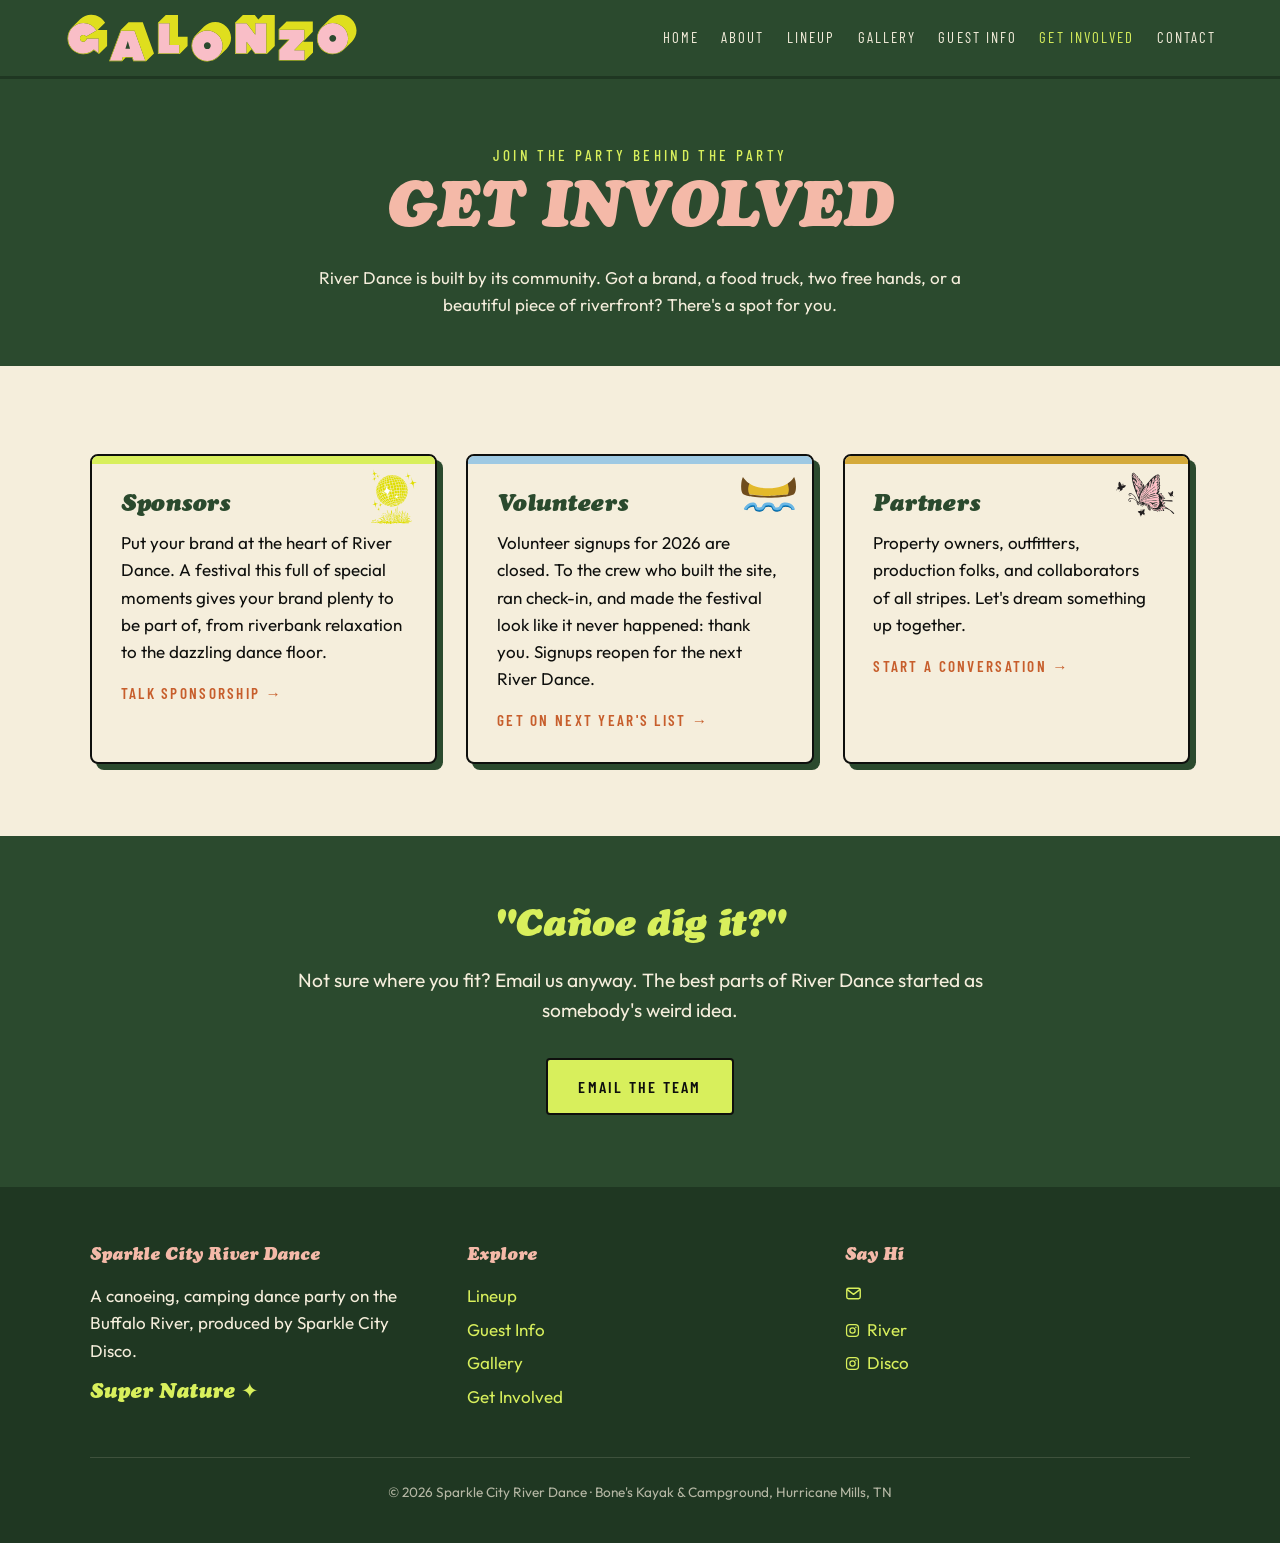
<file: river-dance/get-involved.html>
<!DOCTYPE html>
<html lang="en">
<head>
<meta charset="UTF-8">
<meta name="viewport" content="width=device-width, initial-scale=1.0">
<title>Get Involved, Sparkle City River Dance</title>
<meta name="description" content="Sponsor, volunteer, or partner with Sparkle City River Dance — the canoeing and camping disco festival on the Buffalo River.">
<link rel="canonical" href="https://riverdancefest.com/get-involved">
<meta property="og:type" content="website">
<meta property="og:site_name" content="Sparkle City River Dance">
<meta property="og:title" content="Get Involved, Sparkle City River Dance">
<meta property="og:description" content="Sponsor, volunteer, or partner with Sparkle City River Dance — the canoeing and camping disco festival on the Buffalo River.">
<meta property="og:url" content="https://riverdancefest.com/get-involved">
<meta property="og:image" content="https://riverdancefest.com/img/hero-discoball-green.jpg">
<meta name="twitter:card" content="summary_large_image">
<link rel="preconnect" href="https://fonts.googleapis.com">
<link rel="preconnect" href="https://fonts.gstatic.com" crossorigin>
<link href="https://fonts.googleapis.com/css2?family=Barlow+Condensed:wght@400;500;600&family=Outfit:wght@300;400;500;600&family=Work+Sans:ital,wght@0,400;0,500;0,600;1,400&display=swap" rel="stylesheet">
<link rel="preload" href="fonts/CooperBlackItalic.ttf" as="font" type="font/ttf" crossorigin>
<link rel="stylesheet" href="css/theme.css">
<link rel="stylesheet" href="css/base.css">
</head>
<body data-title="Get Involved">

<nav class="nav">
  <div class="nav-inner">
    <a class="nav-logo" href="index.html">
      <img class="nav-logo-img" src="img/icons/galonzo.svg" alt="Sparkle City River Dance">
    </a>
    <button class="nav-toggle" aria-label="Menu" onclick="document.querySelector('.nav-links').classList.toggle('open')">
      <span></span><span></span><span></span>
    </button>
    <div class="nav-links">
      <a href="index.html">Home</a>
      <a href="about.html">About</a>
      <a href="lineup.html">Lineup</a>
      <a href="gallery.html">Gallery</a>
      <a href="guest-info.html">Guest Info</a>
      <a href="get-involved.html" class="active">Get Involved</a>
      <a href="contact.html">Contact</a>
    </div>
  </div>
</nav>

<header class="page-head">
  <span class="eyebrow">Join the party behind the party</span>
  <h1>Get Involved</h1>
  <p>River Dance is built by its community. Got a brand, a food truck, two free hands, or a beautiful piece of riverfront? There's a spot for you.</p>
</header>

<section class="section light">
  <div class="section-inner">
    <div class="cards three gi-cards" style="margin-top:1rem">
      <div class="card gi-card" style="--accent:var(--lime)">
        <img class="gi-icon" src="img/icons/discoball.svg" alt="">
        <h3>Sponsors</h3>
        <p>Put your brand at the heart of River Dance. A festival this full of special moments gives your brand plenty to be part of, from riverbank relaxation to the dazzling dance floor.</p>
        <a class="cta" href="mailto:sparklecityriverdance@gmail.com?subject=SCRD%20Sponsorship">Talk Sponsorship →</a>
      </div>
      <div class="card gi-card" style="--accent:var(--river)">
        <img class="gi-icon" src="img/icons/canoe.svg" alt="">
        <h3>Volunteers</h3>
        <p>Volunteer signups for 2026 are closed. To the crew who built the site, ran check-in, and made the festival look like it never happened: thank you. Signups reopen for the next River Dance.</p>
        <a class="cta" href="mailto:sparklecityriverdance@gmail.com?subject=Volunteering%20at%20the%20next%20River%20Dance">Get on Next Year's List →</a>
      </div>
      <div class="card gi-card" style="--accent:var(--gold)">
        <img class="gi-icon" src="img/icons/butterfly.svg" alt="">
        <h3>Partners</h3>
        <p>Property owners, outfitters, production folks, and collaborators of all stripes. Let's dream something up together.</p>
        <a class="cta" href="mailto:sparklecityriverdance@gmail.com?subject=SCRD%20Partnership">Start a Conversation →</a>
      </div>
    </div>
  </div>
</section>

<section class="section dark">
  <div class="section-inner center">
    <h2 class="script" style="color:var(--lime); font-size:clamp(1.6rem,4vw,2.4rem)">"Cañoe dig it?"</h2>
    <p class="lead" style="margin-top:1rem">Not sure where you fit? Email us anyway. The best parts of River Dance started as somebody's weird idea.</p>
    <div style="margin-top:2rem"><a class="btn btn-primary" href="mailto:sparklecityriverdance@gmail.com">Email the Team</a></div>
  </div>
</section>

<footer class="footer">
  <div class="footer-inner">
    <div>
      <h4>Sparkle City River Dance</h4>
      <p>A canoeing, camping dance party on the Buffalo River, produced by Sparkle City Disco.</p>
      <p class="supernature" style="margin-top:0.8rem">Super Nature ✦</p>
    </div>
    <div>
      <h4>Explore</h4>
      <ul>
        <li><a href="lineup.html">Lineup</a></li>
        <li><a href="guest-info.html">Guest Info</a></li>
        <li><a href="gallery.html">Gallery</a></li>
        <li><a href="get-involved.html">Get Involved</a></li>
      </ul>
    </div>
    <div>
      <h4>Say Hi</h4>
      <ul>
        <li><a class="foot-mail" href="mailto:sparklecityriverdance@gmail.com" aria-label="Email Sparkle City River Dance" title="sparklecityriverdance@gmail.com"><svg viewBox="0 0 24 24" width="17" height="17" fill="none" stroke="currentColor" stroke-width="2" stroke-linecap="round" stroke-linejoin="round" aria-hidden="true" style="vertical-align:-3px"><rect x="2.5" y="4.5" width="19" height="15" rx="2.5"/><path d="M3.2 6.6 12 13.2l8.8-6.6"/></svg></a></li>
        <li><a href="https://www.instagram.com/sparklecityriverdance/" target="_blank" rel="noopener" aria-label="Sparkle City River Dance on Instagram"><svg viewBox="0 0 24 24" width="15" height="15" fill="none" stroke="currentColor" stroke-width="2" aria-hidden="true" style="vertical-align:-2px; margin-right:0.45em"><rect x="2.5" y="2.5" width="19" height="19" rx="5"/><circle cx="12" cy="12" r="4.2"/><circle cx="17.4" cy="6.6" r="1.2" fill="currentColor" stroke="none"/></svg>River</a></li>
        <li><a href="https://www.instagram.com/sparklecitydisco/" target="_blank" rel="noopener" aria-label="Sparkle City Disco on Instagram"><svg viewBox="0 0 24 24" width="15" height="15" fill="none" stroke="currentColor" stroke-width="2" aria-hidden="true" style="vertical-align:-2px; margin-right:0.45em"><rect x="2.5" y="2.5" width="19" height="19" rx="5"/><circle cx="12" cy="12" r="4.2"/><circle cx="17.4" cy="6.6" r="1.2" fill="currentColor" stroke="none"/></svg>Disco</a></li>
      </ul>
    </div>
  </div>
  <div class="legal">© 2026 Sparkle City River Dance · Bone's Kayak &amp; Campground, Hurricane Mills, TN</div>
</footer>

<script src="data/event.js"></script>
<script src="js/render.js"></script>
</body>
</html>
</file>
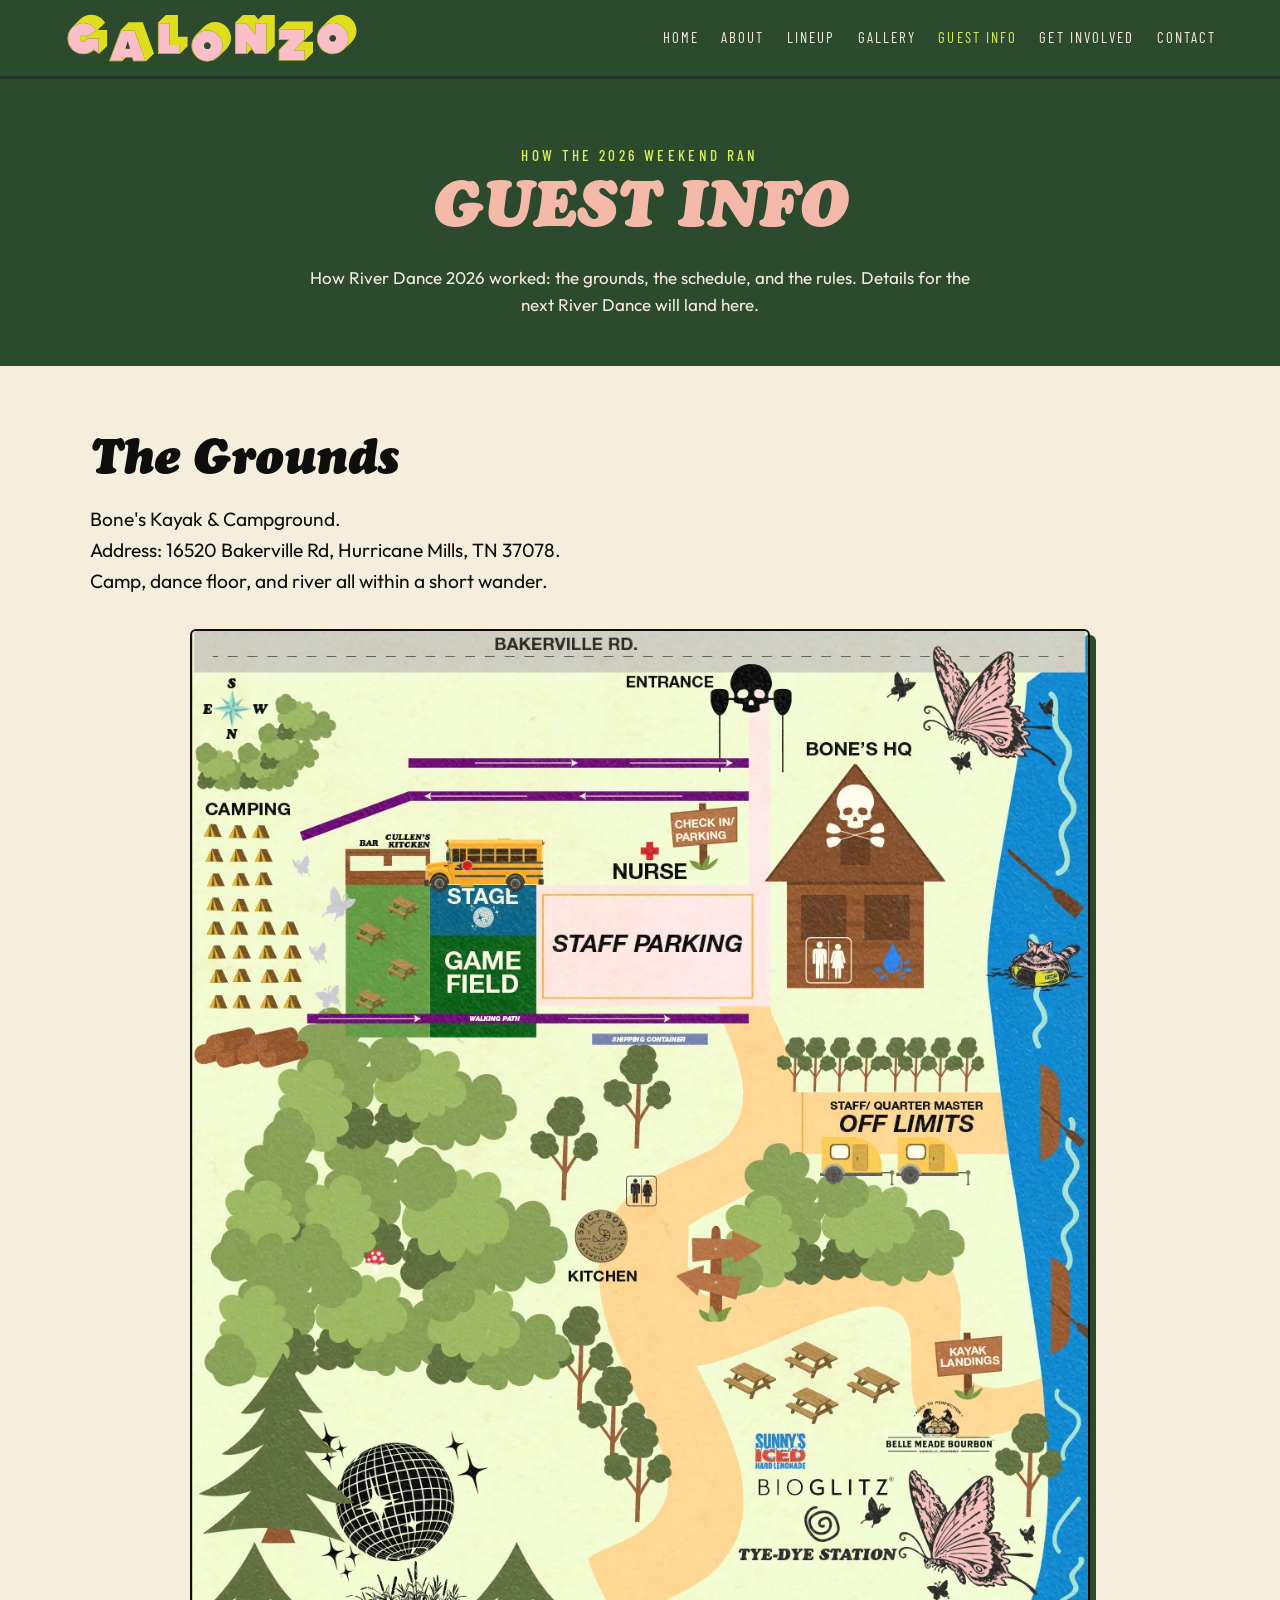
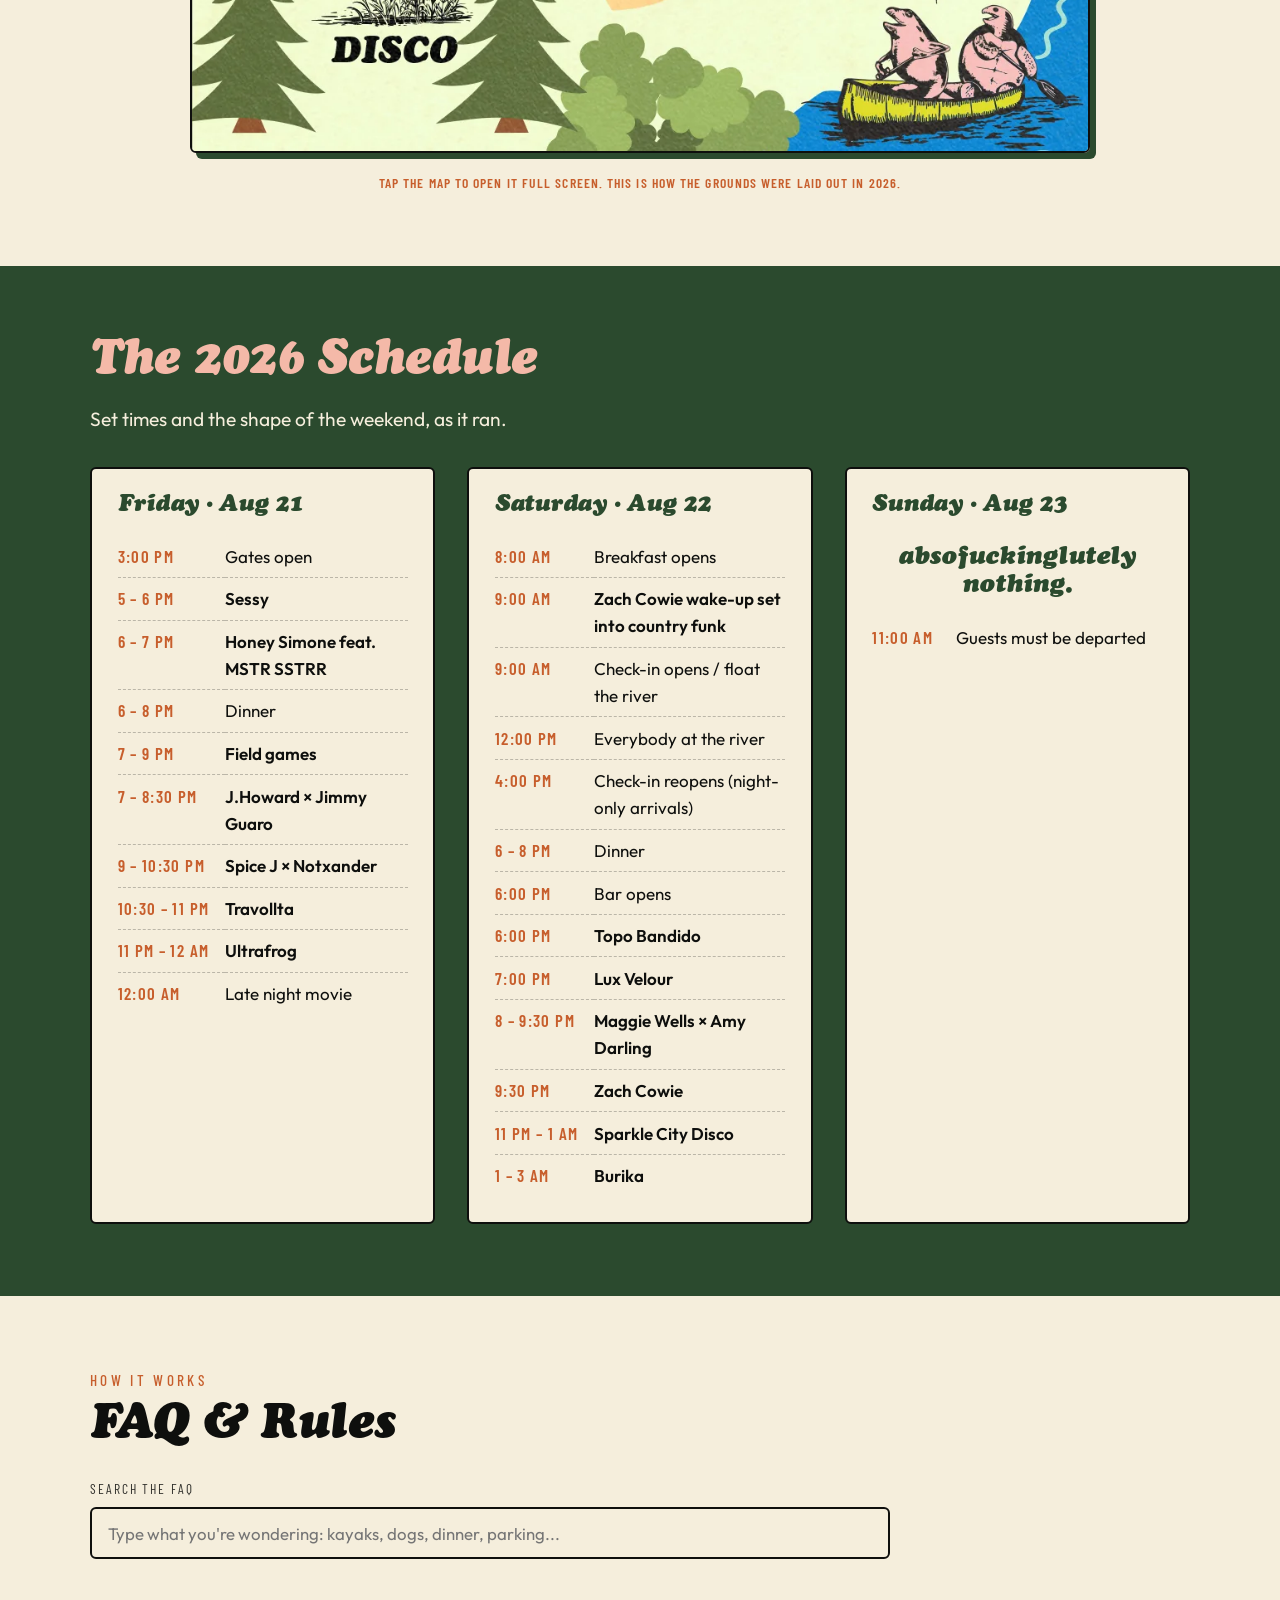
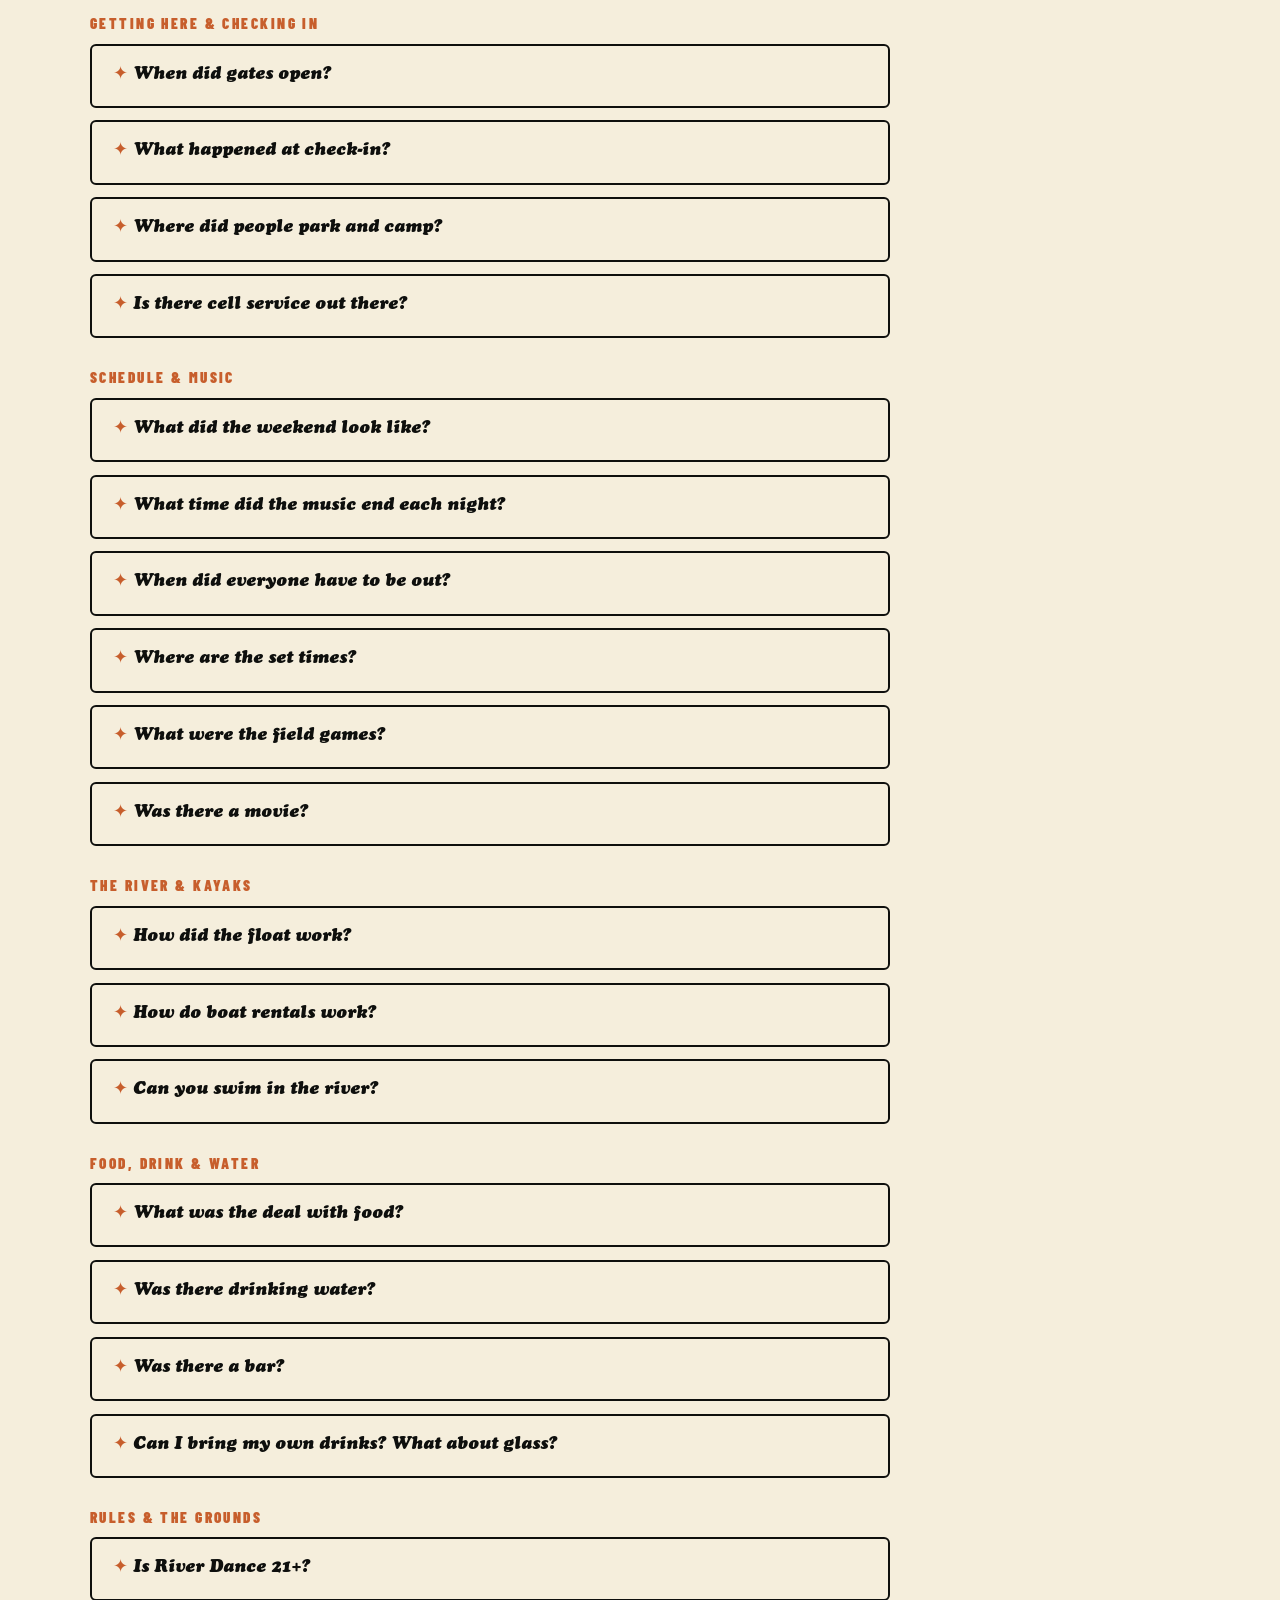
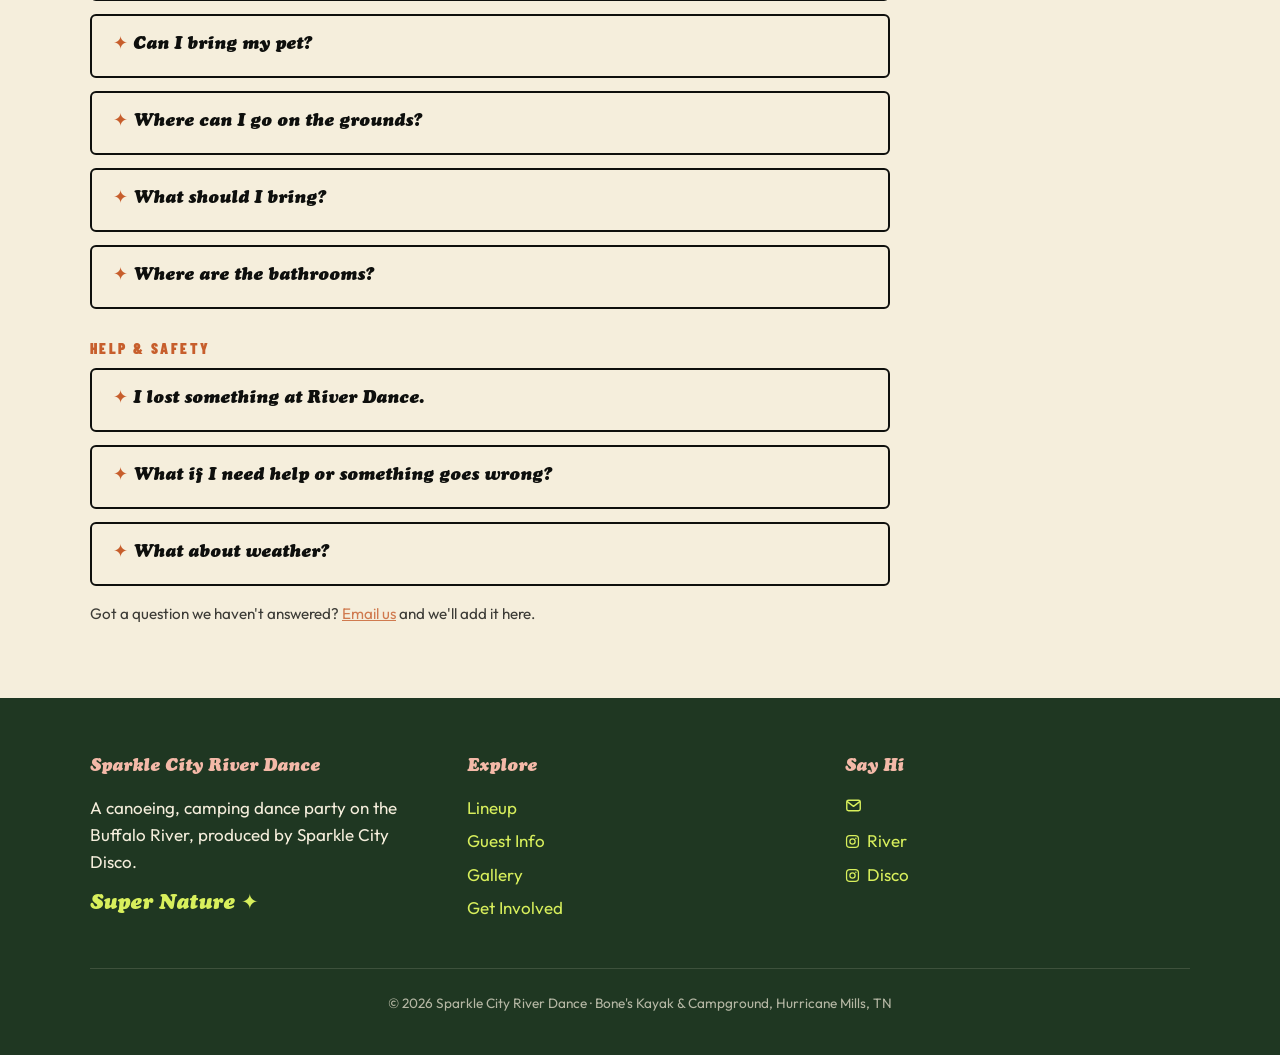
<file: river-dance/guest-info.html>
<!DOCTYPE html>
<html lang="en">
<head>
<meta charset="UTF-8">
<meta name="viewport" content="width=device-width, initial-scale=1.0">
<title>Guest Info, Sparkle City River Dance</title>
<meta name="description" content="How River Dance 2026 ran: venue address, the weekend schedule, FAQ, and the rules of the Buffalo River festival at Bone's Kayak &amp; Campground.">
<link rel="canonical" href="https://riverdancefest.com/guest-info">
<meta property="og:type" content="website">
<meta property="og:site_name" content="Sparkle City River Dance">
<meta property="og:title" content="Guest Info, Sparkle City River Dance">
<meta property="og:description" content="How River Dance 2026 ran: venue address, the weekend schedule, FAQ, and the rules of the Buffalo River festival at Bone's Kayak &amp; Campground.">
<meta property="og:url" content="https://riverdancefest.com/guest-info">
<meta property="og:image" content="https://riverdancefest.com/img/hero-discoball-green.jpg">
<meta name="twitter:card" content="summary_large_image">
<link rel="preconnect" href="https://fonts.googleapis.com">
<link rel="preconnect" href="https://fonts.gstatic.com" crossorigin>
<link href="https://fonts.googleapis.com/css2?family=Barlow+Condensed:wght@400;500;600&family=Outfit:wght@300;400;500;600&family=Work+Sans:ital,wght@0,400;0,500;0,600;1,400&display=swap" rel="stylesheet">
<link rel="preload" href="fonts/CooperBlackItalic.ttf" as="font" type="font/ttf" crossorigin>
<link rel="stylesheet" href="css/theme.css">
<link rel="stylesheet" href="css/base.css">
<style>
/* ---------- FAQ search (guest-info only) ---------- */
.faq-search { max-width: 50rem; margin-top: 1.6rem; }
.faq-search label { display:block; font-family: var(--eyebrow); text-transform:uppercase;
  letter-spacing:0.14em; font-size:0.85rem; margin-bottom:0.45rem; opacity:0.85; }
.faq-search input {
  width:100%; font-family: var(--body); font-size:1.05rem; padding:0.85rem 1rem;
  border:2px solid var(--ink); border-radius:6px; background: var(--cream); color: var(--ink);
}
.faq-search input:focus { outline:none; box-shadow: 4px 4px 0 var(--amber); }
.faq-count { font-family: var(--body); font-size:0.9rem; margin-top:0.5rem; opacity:0.75; min-height:1.2em; }
.faq-cat { font-family: var(--eyebrow); text-transform:uppercase; letter-spacing:0.16em;
  font-size:0.95rem; color: var(--amber); margin:2rem 0 0.7rem; }
.faq-cat:first-of-type { margin-top:1.4rem; }
.faq-empty { display:none; font-family: var(--body); margin-top:1.5rem; }
.faq.is-empty .faq-empty { display:block; }
[hidden] { display:none !important; }
</style>
</head>
<body data-title="Guest Info">

<nav class="nav">
  <div class="nav-inner">
    <a class="nav-logo" href="index.html">
      <img class="nav-logo-img" src="img/icons/galonzo.svg" alt="Sparkle City River Dance">
    </a>
    <button class="nav-toggle" aria-label="Menu" onclick="document.querySelector('.nav-links').classList.toggle('open')">
      <span></span><span></span><span></span>
    </button>
    <div class="nav-links">
      <a href="index.html">Home</a>
      <a href="about.html">About</a>
      <a href="lineup.html">Lineup</a>
      <a href="gallery.html">Gallery</a>
      <a href="guest-info.html" class="active">Guest Info</a>
      <a href="get-involved.html">Get Involved</a>
      <a href="contact.html">Contact</a>
    </div>
  </div>
</nav>

<header class="page-head">
  <span class="eyebrow">How the 2026 weekend ran</span>
  <h1>Guest Info</h1>
  <p>How River Dance 2026 worked: the grounds, the schedule, and the rules. Details for the next River Dance will land here.</p>
</header>

<!-- MAP -->
<section class="section light">
  <div class="section-inner">
    <h2>The Grounds</h2>
    <p class="lead">Bone's Kayak &amp; Campground.<br>Address: 16520 Bakerville Rd, Hurricane Mills, TN 37078.<br>Camp, dance floor, and river all within a short wander.</p>
    <figure class="map-figure zoomable">
      <img src="img/map-2026.webp" width="1080" height="1350" loading="lazy"
           alt="Illustrated map of the River Dance grounds at Bone's Kayak &amp; Campground. Bakerville Road runs along the top with the entrance and check-in below it. Camping, the bar, Cullen's Kitchen, the stage and the game field sit to the west; Bone's HQ, restrooms and staff parking to the east. A walking path leads downhill past the kitchen and picnic tables to the kayak landings on the Buffalo River and the disco in the woods.">
      <figcaption>Tap the map to open it full screen. This is how the grounds were laid out in 2026.</figcaption>
    </figure>
  </div>
</section>

<!-- SCHEDULE -->
<section class="section dark">
  <div class="section-inner">
    <h2>The 2026 Schedule</h2>
    <p class="lead">Set times and the shape of the weekend, as it ran.</p>
    <div class="sched" data-rd="schedule"></div>
  </div>
</section>

<!-- KNOW BEFORE YOU GO -->
<section class="section light">
  <div class="section-inner">
    <span class="eyebrow" style="color:var(--amber)">How it works</span>
    <h2>FAQ &amp; Rules</h2>

    <div class="faq-search">
      <label for="faq-q">Search the FAQ</label>
      <input id="faq-q" type="search" autocomplete="off" placeholder="Type what you're wondering: kayaks, dogs, dinner, parking...">
      <p class="faq-count" id="faq-count" role="status" aria-live="polite"></p>
    </div>

    <div class="faq" id="faq">
      <h3 class="faq-cat">Getting here &amp; checking in</h3>
      <details data-keys="arrival arrive gates open entry entrance early friday saturday what time get there late arrival">
        <summary>When did gates open?</summary>
        <p>Gates opened Friday at 3pm, with Saturday morning as the other option. Either way, the first stop was the check-in tent on the gravel drive by the entrance, before parking.</p>
      </details>
      <details data-keys="check in checkin ticket qr code scan waiver will call merch shirt t-shirt tee registration">
        <summary>What happened at check-in?</summary>
        <p>Everyone in the car checked in and signed a waiver, and we pointed you at the kayak info and sent you on to parking. Festival shirts were sold right there at the tent.</p>
      </details>
      <details data-keys="parking park camp camping campsite tent setup rv car walk distance how far">
        <summary>Where did people park and camp?</summary>
        <p>Parking was on site, and you camped in front of your vehicle in the spot you were given. It's about a five minute walk downhill from camping to the main grounds and the dance floor.</p>
      </details>
      <details data-keys="cell service signal phone reception data wifi internet map guide info schedule where to look">
        <summary>Is there cell service out there?</summary>
        <p>Yes, cell and data both work out here. It isn't strong, so don't count on streaming anything, but you can get a text out.</p>
      </details>
      <h3 class="faq-cat">Schedule &amp; music</h3>
      <details data-keys="schedule itinerary agenda timeline plan friday saturday sunday what happens overview">
        <summary>What did the weekend look like?</summary>
        <p>Friday: gates at 3pm, music on the small stage up top from 5pm, dinner at 6, field games in the evening, music until midnight, movie after. Saturday: kayak shuttles and the float during the day, dinner at the mess hall, then music at the main stage down below until 3am. Sunday: pack up and out by 11am.</p>
      </details>
      <details data-keys="music end curfew late night last set closing time quiet hours">
        <summary>What time did the music end each night?</summary>
        <p>Friday the music ended at midnight. Saturday it ran until 3am.</p>
      </details>
      <details data-keys="leave sunday checkout check out departure exit pack up end of festival">
        <summary>When did everyone have to be out?</summary>
        <p>Everybody out by 11am Sunday. Pack it up, take it with you, and leave your spot cleaner than you found it. That part never changes.</p>
      </details>
      <details data-keys="set times dj times stage times lineup schedule who plays when">
        <summary>Where are the set times?</summary>
        <p>Right up this page. The 2026 schedule above has every set, and the <a href="lineup.html" style="color:var(--amber)">lineup page</a> has the full bill.</p>
      </details>
      <details data-keys="field games field day competition tug of war relay teams raccoon frog turtle butterfly activities">
        <summary>What were the field games?</summary>
        <p>Friday evening on the field up top. Everyone was sorted onto a critter team, raccoon, frog, turtle or butterfly, and then it was tug of war, relays, and general nonsense. You had a team whether you asked for one or not.</p>
      </details>
      <details data-keys="movie film screening late night friday after hours">
        <summary>Was there a movie?</summary>
        <p>Yes. Friday night after the music ended, up top.</p>
      </details>
      <h3 class="faq-cat">The river &amp; kayaks</h3>
      <details data-keys="float river kayak canoe shuttle drop in how long paddle saturday water time">
        <summary>How did the float work?</summary>
        <p>The shuttle to the drop-in ran Saturday from 9am to noon. Once you were on the water, the float back to the festival took two to four hours, and the float window closed at 4pm. Miss the shuttle, miss the river.</p>
      </details>
      <details data-keys="rent rental kayak canoe boat reservation booking bones link gear paddle life jacket">
        <summary>How do boat rentals work?</summary>
        <p>All boat reservations go through <a href="https://www.bonescanoeandcampground.com" target="_blank" rel="noopener" style="color:var(--amber)">Bone's Kayak &amp; Campground</a>, not River Dance. Rentals, gear, and rental questions are all Bone's, we just point.</p>
      </details>
      <details data-keys="swim swimming water river safety dip">
        <summary>Can you swim in the river?</summary>
        <p>You can swim during the float. Once you're back ashore, the swimming is done. No getting back in the water after the float.</p>
      </details>
      <h3 class="faq-cat">Food, drink &amp; water</h3>
      <details data-keys="food eat dinner meal vendor included vegan vegetarian gluten free breakfast lunch snacks kitchen mess hall">
        <summary>What was the deal with food?</summary>
        <p>Dinner Saturday evening was included with admission, served at the mess hall down below. Friday there was a food vendor on site up top from 6pm. All eating types accounted for, both nights. Snacks for the gaps and for the river are always on you.</p>
      </details>
      <details data-keys="water drinking water hydration refill bottle station potable thirsty heat">
        <summary>Was there drinking water?</summary>
        <p>Free water stations were set up on the grounds, up top and down below. It's August in a river valley, so a refillable bottle and more water than you think you need is always the move.</p>
      </details>
      <details data-keys="bar drinks alcohol beer cocktail booze buy drink pay">
        <summary>Was there a bar?</summary>
        <p>Yes. Friday the bar was up top, and Friday food and drink both ordered at the bar. Saturday it moved down below with the rest of the festival and opened in the afternoon.</p>
      </details>
      <details data-keys="byob own drinks alcohol cooler glass bottles cans containers">
        <summary>Can I bring my own drinks? What about glass?</summary>
        <p>Plastic and metal containers are fine. No glass at River Dance, period.</p>
      </details>
      <h3 class="faq-cat">Rules &amp; the grounds</h3>
      <details data-keys="age 21 minors kids children id age limit adults only">
        <summary>Is River Dance 21+?</summary>
        <p>Yes. River Dance is a 21 and up event.</p>
      </details>
      <details data-keys="pet dog cat animal service animal bring dog">
        <summary>Can I bring my pet?</summary>
        <p>No pets. Please leave your furry friends at home.</p>
      </details>
      <details data-keys="boundaries fence grounds off limits where can i go property trespass area">
        <summary>Where can I go on the grounds?</summary>
        <p>Stay inside the clearly marked, fenced-in festival area at all times. Anything outside the fence is off-limits. If we catch you out of bounds, we will call your boss and tell them what you're really doing.</p>
      </details>
      <details data-keys="bring pack packing list what to bring supplies gear checklist costume flashlight">
        <summary>What should I bring?</summary>
        <p>Tent and sleeping setup, river shoes, sun protection, a refillable water bottle, snacks, and a costume or three. A flashlight or headlamp is worth having for your own campsite and for just-in-case, though the paths are lit.</p>
      </details>
      <details data-keys="bathroom bathrooms restroom toilet porta potty porta john facilities">
        <summary>Where are the bathrooms?</summary>
        <p>There are permanent bathrooms up top, plus porta johns spread around the grounds.</p>
      </details>
      <h3 class="faq-cat">Help &amp; safety</h3>
      <details data-keys="lost found missing phone keys wallet sunglasses lost and found stolen">
        <summary>I lost something at River Dance.</summary>
        <p>The check-in tent was the one and only lost and found all weekend. If something didn't make it home with you, email us and we'll tell you what's still in the box.</p>
      </details>
      <details data-keys="help emergency medical emt first aid injury hospital 911 safety security problem sick">
        <summary>What if I need help or something goes wrong?</summary>
        <p>For an emergency, call 911. On site, the check-in tent was the place to go, or anyone with a walkie, and an EMT was stationed at the tent on Saturday. Non-emergency and hospital numbers were posted there all weekend.</p>
      </details>
      <details data-keys="weather rain storm heat hot refund cancel cancelled forecast shade sunscreen">
        <summary>What about weather?</summary>
        <p>It's a river valley in Tennessee in August. Heat, pop-up rain, and mud. River Dance happens rain or shine.</p>
      </details>
      <p class="faq-empty">Nothing matches that one. Try a different word, or <a href="mailto:sparklecityriverdance@gmail.com" style="color:var(--amber)">email us</a> and we'll add it here.</p>
    </div>

    <p class="note">Got a question we haven't answered? <a href="mailto:sparklecityriverdance@gmail.com" style="color:var(--amber)">Email us</a> and we'll add it here.</p>
  </div>
</section>

<footer class="footer">
  <div class="footer-inner">
    <div>
      <h4>Sparkle City River Dance</h4>
      <p>A canoeing, camping dance party on the Buffalo River, produced by Sparkle City Disco.</p>
      <p class="supernature" style="margin-top:0.8rem">Super Nature ✦</p>
    </div>
    <div>
      <h4>Explore</h4>
      <ul>
        <li><a href="lineup.html">Lineup</a></li>
        <li><a href="guest-info.html">Guest Info</a></li>
        <li><a href="gallery.html">Gallery</a></li>
        <li><a href="get-involved.html">Get Involved</a></li>
      </ul>
    </div>
    <div>
      <h4>Say Hi</h4>
      <ul>
        <li><a class="foot-mail" href="mailto:sparklecityriverdance@gmail.com" aria-label="Email Sparkle City River Dance" title="sparklecityriverdance@gmail.com"><svg viewBox="0 0 24 24" width="17" height="17" fill="none" stroke="currentColor" stroke-width="2" stroke-linecap="round" stroke-linejoin="round" aria-hidden="true" style="vertical-align:-3px"><rect x="2.5" y="4.5" width="19" height="15" rx="2.5"/><path d="M3.2 6.6 12 13.2l8.8-6.6"/></svg></a></li>
        <li><a href="https://www.instagram.com/sparklecityriverdance/" target="_blank" rel="noopener" aria-label="Sparkle City River Dance on Instagram"><svg viewBox="0 0 24 24" width="15" height="15" fill="none" stroke="currentColor" stroke-width="2" aria-hidden="true" style="vertical-align:-2px; margin-right:0.45em"><rect x="2.5" y="2.5" width="19" height="19" rx="5"/><circle cx="12" cy="12" r="4.2"/><circle cx="17.4" cy="6.6" r="1.2" fill="currentColor" stroke="none"/></svg>River</a></li>
        <li><a href="https://www.instagram.com/sparklecitydisco/" target="_blank" rel="noopener" aria-label="Sparkle City Disco on Instagram"><svg viewBox="0 0 24 24" width="15" height="15" fill="none" stroke="currentColor" stroke-width="2" aria-hidden="true" style="vertical-align:-2px; margin-right:0.45em"><rect x="2.5" y="2.5" width="19" height="19" rx="5"/><circle cx="12" cy="12" r="4.2"/><circle cx="17.4" cy="6.6" r="1.2" fill="currentColor" stroke="none"/></svg>Disco</a></li>
      </ul>
    </div>
  </div>
  <div class="legal">© 2026 Sparkle City River Dance · Bone's Kayak &amp; Campground, Hurricane Mills, TN</div>
</footer>

<script>
(function () {
  var input = document.getElementById('faq-q');
  var wrap  = document.getElementById('faq');
  if (!input || !wrap) return;
  var items = [].slice.call(wrap.querySelectorAll('details'));
  var cats  = [].slice.call(wrap.querySelectorAll('.faq-cat'));
  var count = document.getElementById('faq-count');

  items.forEach(function (d) {
    d.dataset.hay = (d.textContent + ' ' + (d.dataset.keys || '')).toLowerCase();
  });

  function norm(s) { return s.toLowerCase().replace(/[^a-z0-9\s]/g, ' ').split(/\s+/).filter(Boolean); }

  function run() {
    var terms = norm(input.value);
    if (!terms.length) {
      items.forEach(function (d) { d.hidden = false; d.open = false; });
      cats.forEach(function (h) { h.hidden = false; });
      wrap.classList.remove('is-empty');
      count.textContent = '';
      return;
    }
    var hits = 0;
    items.forEach(function (d) {
      var match = terms.every(function (t) { return d.dataset.hay.indexOf(t) !== -1; });
      d.hidden = !match;
      d.open = match;
      if (match) hits++;
    });
    cats.forEach(function (h) {
      var any = false, n = h.nextElementSibling;
      while (n && n.tagName === 'DETAILS') { if (!n.hidden) any = true; n = n.nextElementSibling; }
      h.hidden = !any;
    });
    wrap.classList.toggle('is-empty', hits === 0);
    count.textContent = hits === 0 ? 'No matches.' : hits + (hits === 1 ? ' answer' : ' answers');
  }

  input.addEventListener('input', run);
  input.addEventListener('keydown', function (e) {
    if (e.key === 'Escape') { input.value = ''; run(); }
  });
})();
</script>

<script src="data/event.js"></script>
<script src="js/render.js"></script>
<script src="js/lightbox.js"></script>
</body>
</html>
</file>
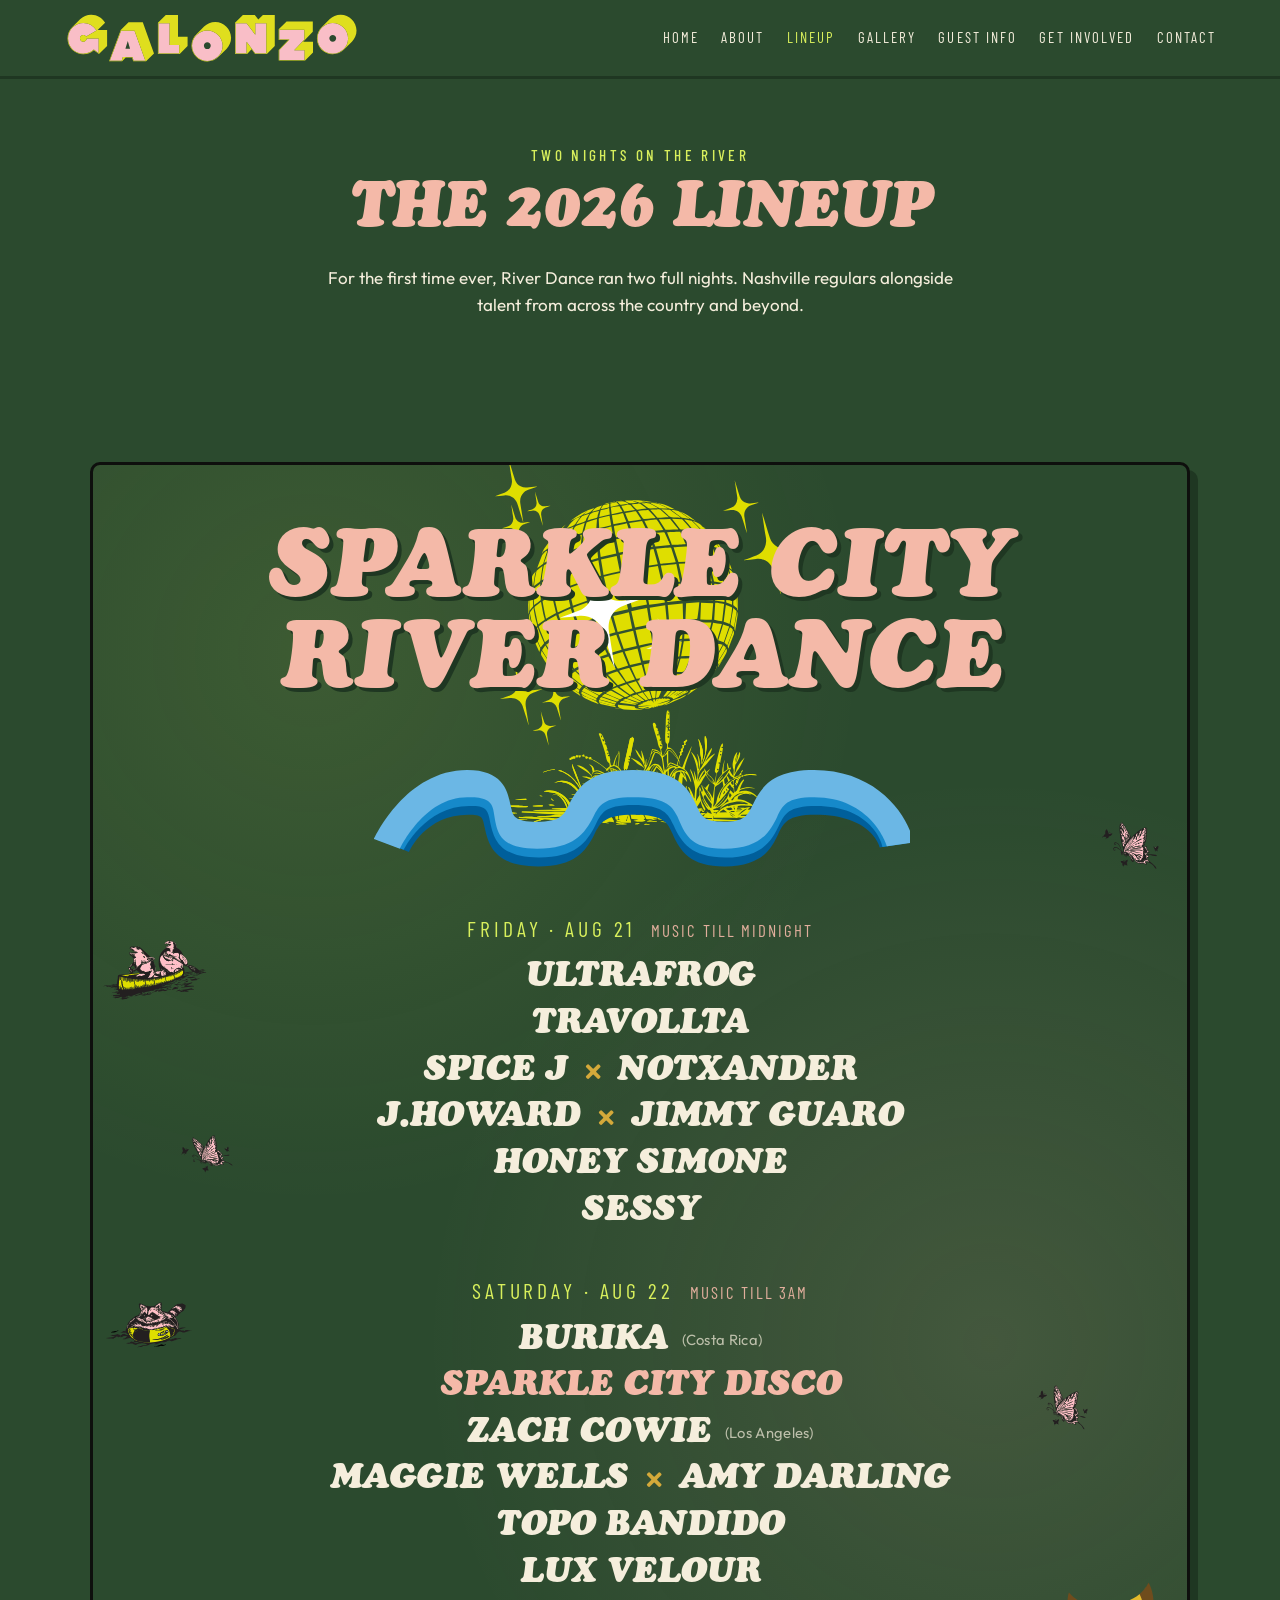
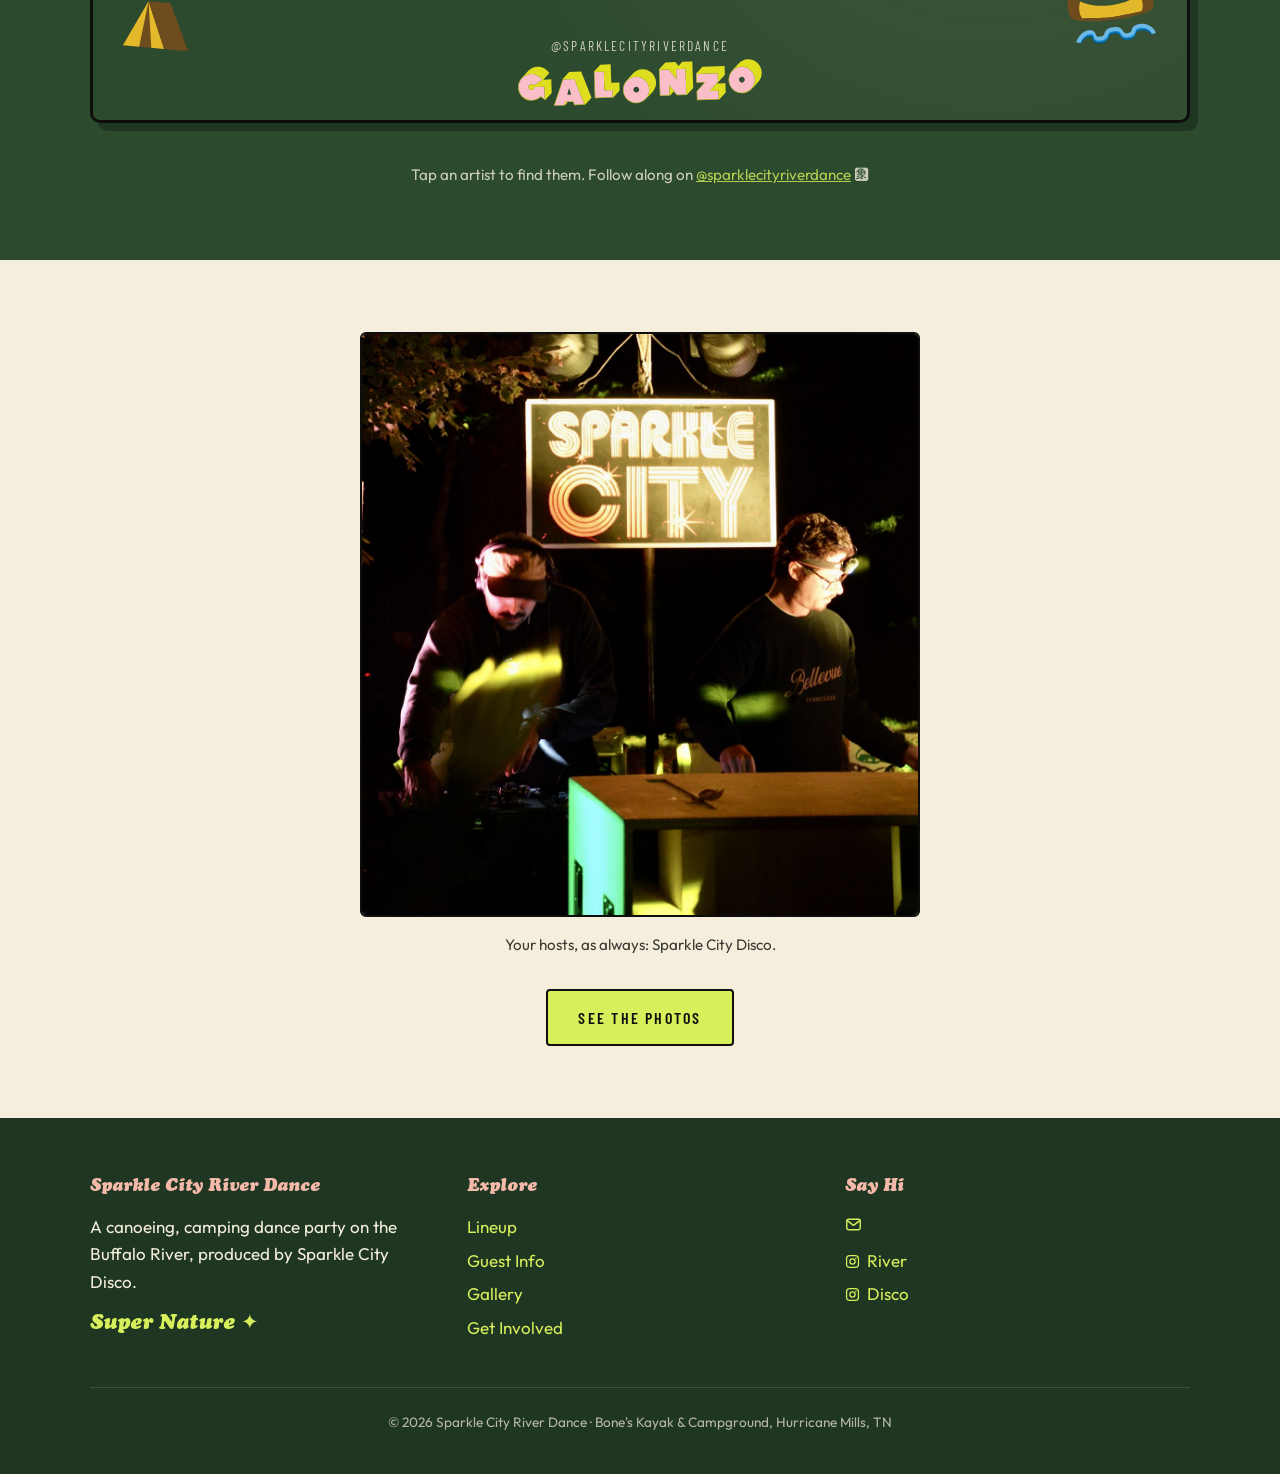
<file: river-dance/lineup.html>
<!DOCTYPE html>
<html lang="en">
<head>
<meta charset="UTF-8">
<meta name="viewport" content="width=device-width, initial-scale=1.0">
<title>Lineup, Sparkle City River Dance</title>
<meta name="description" content="The 2026 lineup: Sparkle City Disco with Sessy, Honey Simone, Lux Velour, Topo Bandido, Zach Cowie, and more. Two nights of disco on the Buffalo River.">
<link rel="canonical" href="https://riverdancefest.com/lineup">
<meta property="og:type" content="website">
<meta property="og:site_name" content="Sparkle City River Dance">
<meta property="og:title" content="Lineup, Sparkle City River Dance">
<meta property="og:description" content="The 2026 lineup: Sparkle City Disco with Sessy, Honey Simone, Lux Velour, Topo Bandido, Zach Cowie, and more. Two nights of disco on the Buffalo River.">
<meta property="og:url" content="https://riverdancefest.com/lineup">
<meta property="og:image" content="https://riverdancefest.com/img/hero-discoball-green.jpg">
<meta name="twitter:card" content="summary_large_image">
<link rel="preconnect" href="https://fonts.googleapis.com">
<link rel="preconnect" href="https://fonts.gstatic.com" crossorigin>
<link href="https://fonts.googleapis.com/css2?family=Barlow+Condensed:wght@400;500;600&family=Outfit:wght@300;400;500;600&family=Work+Sans:ital,wght@0,400;0,500;0,600;1,400&display=swap" rel="stylesheet">
<link rel="preload" href="fonts/CooperBlackItalic.ttf" as="font" type="font/ttf" crossorigin>
<link rel="stylesheet" href="css/theme.css">
<link rel="stylesheet" href="css/base.css">
</head>
<body data-title="Lineup">

<nav class="nav">
  <div class="nav-inner">
    <a class="nav-logo" href="index.html">
      <img class="nav-logo-img" src="img/icons/galonzo.svg" alt="Sparkle City River Dance">
    </a>
    <button class="nav-toggle" aria-label="Menu" onclick="document.querySelector('.nav-links').classList.toggle('open')">
      <span></span><span></span><span></span>
    </button>
    <div class="nav-links">
      <a href="index.html">Home</a>
      <a href="about.html">About</a>
      <a href="lineup.html" class="active">Lineup</a>
      <a href="gallery.html">Gallery</a>
      <a href="guest-info.html">Guest Info</a>
      <a href="get-involved.html">Get Involved</a>
      <a href="contact.html">Contact</a>
    </div>
  </div>
</nav>

<header class="page-head">
  <span class="eyebrow">Two nights on the river</span>
  <h1>The 2026 Lineup</h1>
  <p>For the first time ever, River Dance ran two full nights. Nashville regulars alongside talent from across the country and beyond.</p>
</header>

<section class="section dark" style="padding-top:3.5rem">
  <div class="section-inner">

    <div class="poster">
      <img class="poster-ball" src="img/icons/discoball.svg" alt="" aria-hidden="true">
      <img class="poster-critter k-frog" src="img/icons/frogturtlecanoe.svg" alt="" aria-hidden="true">
      <img class="poster-critter k-raccoon" src="img/icons/raccoon.svg" alt="" aria-hidden="true">
      <img class="poster-critter k-tent" src="img/icons/tent.svg" alt="" aria-hidden="true">
      <img class="poster-critter k-canoe" src="img/icons/canoe.svg" alt="" aria-hidden="true">
      <img class="poster-critter k-b1" src="img/icons/butterfly.svg" alt="" aria-hidden="true">
      <img class="poster-critter k-b2" src="img/icons/butterfly.svg" alt="" aria-hidden="true">
      <img class="poster-critter k-b3" src="img/icons/butterfly.svg" alt="" aria-hidden="true">
      <img class="poster-mark" src="img/icons/galonzo.svg" alt="" aria-hidden="true">

      <div class="poster-inner">
        <div class="poster-headliner">Sparkle City River Dance</div>

        <img class="poster-wave" src="img/icons/waves.svg" alt="" aria-hidden="true">

        <div data-rd="lineup.poster"></div>

        <p class="poster-foot">@sparklecityriverdance</p>
      </div>
    </div>

    <p class="center note" style="margin-top:2.5rem">Tap an artist to find them. Follow along on <a href="https://instagram.com/sparklecityriverdance" target="_blank" rel="noopener" style="color:var(--lime)">@sparklecityriverdance</a> 🩩</p>
  </div>
</section>

<section class="section light">
  <div class="section-inner center">
    <img src="img/scd-djs-sign.jpg" alt="Sparkle City Disco at the decks under the Sparkle City sign" style="max-width:560px; width:100%; margin:0 auto; border:2px solid var(--ink); border-radius:6px;">
    <p class="note">Your hosts, as always: Sparkle City Disco.</p>
    <div style="margin-top:2rem"><a class="btn btn-primary" href="gallery.html">See the Photos</a></div>
  </div>
</section>

<footer class="footer">
  <div class="footer-inner">
    <div>
      <h4>Sparkle City River Dance</h4>
      <p>A canoeing, camping dance party on the Buffalo River, produced by Sparkle City Disco.</p>
      <p class="supernature" style="margin-top:0.8rem">Super Nature ✦</p>
    </div>
    <div>
      <h4>Explore</h4>
      <ul>
        <li><a href="lineup.html">Lineup</a></li>
        <li><a href="guest-info.html">Guest Info</a></li>
        <li><a href="gallery.html">Gallery</a></li>
        <li><a href="get-involved.html">Get Involved</a></li>
      </ul>
    </div>
    <div>
      <h4>Say Hi</h4>
      <ul>
        <li><a class="foot-mail" href="mailto:sparklecityriverdance@gmail.com" aria-label="Email Sparkle City River Dance" title="sparklecityriverdance@gmail.com"><svg viewBox="0 0 24 24" width="17" height="17" fill="none" stroke="currentColor" stroke-width="2" stroke-linecap="round" stroke-linejoin="round" aria-hidden="true" style="vertical-align:-3px"><rect x="2.5" y="4.5" width="19" height="15" rx="2.5"/><path d="M3.2 6.6 12 13.2l8.8-6.6"/></svg></a></li>
        <li><a href="https://www.instagram.com/sparklecityriverdance/" target="_blank" rel="noopener" aria-label="Sparkle City River Dance on Instagram"><svg viewBox="0 0 24 24" width="15" height="15" fill="none" stroke="currentColor" stroke-width="2" aria-hidden="true" style="vertical-align:-2px; margin-right:0.45em"><rect x="2.5" y="2.5" width="19" height="19" rx="5"/><circle cx="12" cy="12" r="4.2"/><circle cx="17.4" cy="6.6" r="1.2" fill="currentColor" stroke="none"/></svg>River</a></li>
        <li><a href="https://www.instagram.com/sparklecitydisco/" target="_blank" rel="noopener" aria-label="Sparkle City Disco on Instagram"><svg viewBox="0 0 24 24" width="15" height="15" fill="none" stroke="currentColor" stroke-width="2" aria-hidden="true" style="vertical-align:-2px; margin-right:0.45em"><rect x="2.5" y="2.5" width="19" height="19" rx="5"/><circle cx="12" cy="12" r="4.2"/><circle cx="17.4" cy="6.6" r="1.2" fill="currentColor" stroke="none"/></svg>Disco</a></li>
      </ul>
    </div>
  </div>
  <div class="legal">© 2026 Sparkle City River Dance · Bone's Kayak &amp; Campground, Hurricane Mills, TN</div>
</footer>

<script src="data/event.js"></script>
<script src="js/render.js"></script>
</body>
</html>
</file>
<file: river-dance/css/theme.css>
/* ============================================================
   SPARKLE CITY RIVER DANCE — THEME (2026)
   ============================================================
   This file is the YEAR SKIN. Everything that changes when David
   hands down a new look for a new season lives here: colors,
   fonts, and the derived color tokens. Structure and layout live
   in base.css and should not need to change year to year.

   To roll to a new year:
   1. Copy this file to theme-2026.css as an archive.
   2. Edit the tokens below (and swap font files / critter SVGs
      in /fonts and /img/icons as needed).
   3. That's it. The HTML links css/theme.css by a stable name,
      so no page edits are required.

   Pair with data/event.js (the year's FACTS) — together they are
   the complete annual changeover.
   ============================================================ */

/* Per Fletcher (June 7, 2026): ALWAYS use the italic Cooper. The 'Cooper Black'
   family name intentionally loads the Italic TTF so every reference (CSS vars
   and inline SVG font-family attrs) renders italic. */
@font-face {
  font-family: 'Cooper Black';
  src: url('../fonts/CooperBlackItalic.ttf') format('truetype');
  font-weight: 900;
  font-display: swap;
}
@font-face {
  font-family: 'Cooper Black Italic';
  src: url('../fonts/CooperBlackItalic.ttf') format('truetype');
  font-weight: 900;
  font-style: italic;
  font-display: swap;
}

:root {
  /* ---- Palette (SCRD 2026 brand guidelines) ---- */
  --forest: #2B4A2E;
  --forest-deep: #1F3722;
  --blush: #F4B9A8;
  --lime: #D8EF5C;
  --ink: #0E0F0D;
  --cream: #F5EEDC;
  --river: #9EC9E3;
  --purple: #6B4FC9;
  --amber: #C75E2C;
  --gold: #D4A93A;

  /* ---- RGB triplets (keep in sync with the hex above) ----
     Used by base.css wherever a translucent tint of a brand color
     is needed: rgba(var(--lime-rgb), 0.10) etc. */
  --forest-rgb: 43, 74, 46;
  --forest-deep-rgb: 31, 55, 34;
  --blush-rgb: 244, 185, 168;
  --lime-rgb: 216, 239, 92;
  --ink-rgb: 14, 15, 13;
  --cream-rgb: 245, 238, 220;

  /* ---- Type ---- */
  --display: 'Cooper Black Italic', 'Cooper Black', serif;
  --display-i: 'Cooper Black Italic', 'Cooper Black', serif;
  --eyebrow: 'Barlow Condensed', 'Oswald', sans-serif;
  --body: 'Outfit', 'Work Sans', 'Inter', sans-serif;
}
</file>
<file: river-dance/css/base.css>
/* ============================================================
   SPARKLE CITY RIVER DANCE — BASE (structure & components)
   ============================================================
   Year-agnostic layout, components, and behavior. All colors and
   fonts come from the tokens defined in theme.css (loaded first).
   When restyling for a new season, edit theme.css — this file
   should only change when a component itself changes.
   ============================================================ */

* { margin: 0; padding: 0; box-sizing: border-box; }
html { scroll-behavior: smooth; }
body {
  font-family: var(--body);
  color: var(--ink);
  background: var(--cream);
  line-height: 1.6;
  font-size: 17px;
}
img { max-width: 100%; display: block; }
a { color: inherit; }

/* ---------- Type ---------- */
h1, h2, h3 { font-family: var(--display); font-weight: 900; line-height: 1.05; letter-spacing: -0.01em; }
.eyebrow {
  font-family: var(--eyebrow);
  text-transform: uppercase;
  letter-spacing: 0.22em;
  font-weight: 500;
  font-size: 0.95rem;
}
.script { font-family: var(--display-i); }

/* ---------- Nav ---------- */
.nav {
  background: var(--forest);
  position: sticky;
  top: 0;
  z-index: 50;
  border-bottom: 3px solid var(--forest-deep);
}
.nav-inner {
  max-width: 1200px; margin: 0 auto;
  display: flex; align-items: center; justify-content: space-between;
  padding: 0.7rem 1.5rem;
  gap: 1rem;
}
.nav-logo { text-decoration: none; display: inline-block; line-height: 1; }
.nav-logo-img { display: block; height: 54px; width: auto; }
@media (max-width: 640px) { .nav-logo-img { height: 44px; } }
.nav-logo .top {
  font-family: var(--eyebrow); color: var(--lime);
  letter-spacing: 0.34em; font-size: 0.72rem; text-transform: uppercase; display: block;
  margin-bottom: 0.32rem;
}
.nav-logo .bottom {
  font-family: var(--display); color: var(--blush);
  font-size: 1.25rem; letter-spacing: 0.01em;
  display: block; line-height: 1.05;
}
.nav-links { display: flex; align-items: center; gap: 1.4rem; flex-wrap: wrap; }
.nav-links a {
  font-family: var(--eyebrow); text-transform: uppercase; letter-spacing: 0.14em;
  font-size: 0.92rem; color: var(--cream); text-decoration: none;
}
.nav-links a:hover, .nav-links a.active { color: var(--lime); }
.btn-tickets {
  background: var(--lime); color: var(--ink) !important;
  padding: 0.45rem 1.1rem; border-radius: 4px;
  font-weight: 600;
}
.btn-tickets:hover { background: var(--blush); color: var(--ink) !important; }

/* mobile nav */
.nav-toggle { display: none; background: none; border: 0; cursor: pointer; }
.nav-toggle span { display: block; width: 26px; height: 3px; background: var(--blush); margin: 5px 0; }
@media (max-width: 880px) {
  .nav-toggle { display: block; }
  .nav-links {
    display: none; width: 100%; flex-direction: column; align-items: flex-start;
    padding: 0.5rem 0 1rem; gap: 0.9rem;
  }
  .nav-links.open { display: flex; }
  .nav-inner { flex-wrap: wrap; }
}

/* ---------- Buttons ---------- */
.btn {
  display: inline-block; text-decoration: none;
  font-family: var(--eyebrow); text-transform: uppercase; letter-spacing: 0.14em;
  font-size: 1rem; font-weight: 600;
  padding: 0.85rem 1.9rem; border-radius: 4px;
  border: 2px solid var(--ink);
}
.btn-primary { background: var(--lime); color: var(--ink); }
.btn-primary:hover { background: var(--blush); }
.btn-ghost { background: transparent; color: var(--cream); border-color: var(--cream); }
.btn-ghost:hover { border-color: var(--lime); color: var(--lime); }
.btn-dark { background: var(--forest); color: var(--cream); border-color: var(--forest-deep); }
.btn-dark:hover { background: var(--forest-deep); }
.btn[disabled], .btn.soon { opacity: 0.85; cursor: default; border-style: dashed; background: var(--cream); color: var(--ink); }

/* ---------- Sections ---------- */
.section { padding: 4.5rem 1.5rem; }
.section-inner { max-width: 1100px; margin: 0 auto; }
.section.dark { background: var(--forest); color: var(--cream); }
.section.dark h2 { color: var(--blush); }
.section.river { background: var(--river); }
.section h2 { font-size: clamp(2rem, 4.5vw, 3rem); margin-bottom: 1rem; }
.section .eyebrow { margin-bottom: 0.6rem; display: block; }
.section.dark .eyebrow { color: var(--lime); }
.section.light .eyebrow { color: var(--amber); }
.center { text-align: center; }
.lead { font-size: 1.2rem; max-width: 46rem; }
.center .lead { margin: 0 auto; }

/* ---------- Hero ---------- */
.hero {
  position: relative; background: var(--forest); color: var(--cream);
  overflow: hidden;
}
.hero-photo {
  position: absolute; inset: 0;
  background-size: cover; background-position: center;
  opacity: 0.45;
}
.hero-content {
  position: relative; max-width: 1100px; margin: 0 auto;
  padding: 4rem 1.5rem 4.25rem; text-align: center;
}
.hero .eyebrow { color: var(--lime); display: block; margin-bottom: 0.9rem; }
.hero-lockup-top {
  font-family: var(--eyebrow); letter-spacing: 0.5em; text-transform: uppercase;
  color: var(--cream); font-size: clamp(1rem, 2.5vw, 1.5rem); display: block; margin-bottom: 0.4rem;
}
.hero h1 {
  font-size: clamp(3.2rem, 9vw, 6.5rem);
  color: var(--blush);
  text-transform: uppercase;
}
.hero-logo-wrap { margin: 0; line-height: 0; }
.hero-logo {
  display: block; margin: 0 auto;
  width: clamp(340px, 84vw, 820px); height: auto;
  aspect-ratio: 298.3 / 182.8; /* logo-tight.svg viewBox — reserves the box before the SVG loads, prevents layout shift (CLS) */
}
.hero .dates {
  font-family: var(--eyebrow); text-transform: uppercase; letter-spacing: 0.2em;
  font-size: clamp(1rem, 2.2vw, 1.3rem); margin-top: 1.2rem; color: var(--cream);
}
.hero .tagline {
  font-family: var(--display-i); color: var(--lime);
  font-size: clamp(1.3rem, 3vw, 2rem); margin-top: 1rem;
}
.hero-ctas { margin-top: 2.2rem; display: flex; gap: 1rem; justify-content: center; flex-wrap: wrap; }

/* ---------- Cards ---------- */
.cards { display: grid; gap: 1.5rem; margin-top: 2.5rem; }
.cards.three { grid-template-columns: repeat(auto-fit, minmax(260px, 1fr)); }
.cards.four { grid-template-columns: repeat(auto-fit, minmax(230px, 1fr)); }
.card {
  background: var(--cream); border: 2px solid var(--ink); border-radius: 6px;
  padding: 1.8rem;
}
.card h3 { font-size: 1.35rem; margin: 0.8rem 0 0.5rem; }
.card .icon { height: 64px; }
.card img.icon { height: 92px; width: auto; display: block; margin: 0 auto 0.2rem; }
.section.dark .card { background: var(--forest-deep); border-color: var(--ink); color: var(--cream); }
.section.dark .card h3 { color: var(--blush); }
.card .cta {
  display: inline-block; margin-top: 1rem;
  overflow-wrap: anywhere;
  font-family: var(--eyebrow); text-transform: uppercase; letter-spacing: 0.15em;
  font-weight: 600; color: var(--amber); text-decoration: none; font-size: 0.95rem;
}
.card .cta:hover { color: var(--ink); }
.section.dark .card .cta { color: var(--lime); }
.section.dark .card .cta:hover { color: var(--blush); }

/* ---------- Get Involved cards (depth + identity) ---------- */
.gi-cards { gap: 1.8rem; }
.gi-card {
  position: relative; overflow: hidden;
  border: 2px solid var(--ink); border-radius: 8px;
  padding-top: 2.4rem;
  box-shadow: 6px 6px 0 var(--forest);
  transition: transform 0.16s ease, box-shadow 0.16s ease;
}
.gi-card::before {
  content: ""; position: absolute; top: 0; left: 0; right: 0; height: 8px;
  background: var(--accent, var(--lime));
}
.gi-card .gi-emoji {
  position: absolute; top: 0.7rem; right: 0.9rem;
  font-size: 2.4rem; line-height: 1; opacity: 0.9;
}
.gi-card .gi-icon {
  position: absolute; top: 0.6rem; right: 0.8rem;
  width: 60px; height: 60px; object-fit: contain;
}
.gi-card h3 { font-size: 1.5rem; color: var(--forest); margin: 0 0 0.6rem; }
.gi-card:hover { transform: translate(-3px, -3px); box-shadow: 9px 9px 0 var(--forest); }

/* ---------- Gallery ---------- */
.gallery-grid {
  display: grid; gap: 0.8rem;
  grid-template-columns: repeat(auto-fill, minmax(280px, 1fr));
  margin-top: 2rem;
}
.gallery-grid img {
  width: 100%; height: 260px; object-fit: cover; border-radius: 4px;
  border: 2px solid var(--ink);
}
.gallery-grid .tall { grid-row: span 2; }
.gallery-grid .tall img { height: 100%; min-height: 532px; }

/* photo strip on home */
.photo-strip { display: grid; grid-template-columns: repeat(auto-fit, minmax(220px, 1fr)); gap: 0.8rem; margin-top: 2rem; }
.photo-strip img { height: 220px; width: 100%; object-fit: cover; border-radius: 4px; border: 2px solid var(--ink); }

/* ---------- Lineup ---------- */
.lineup-cols { display: grid; grid-template-columns: repeat(auto-fit, minmax(280px, 1fr)); gap: 2.5rem; margin-top: 2.5rem; }
.lineup-day h3 {
  font-size: 2rem; color: var(--lime);
  border-bottom: 3px solid var(--blush); padding-bottom: 0.5rem; margin-bottom: 1.2rem;
}
.lineup-day h3 .end-time {
  font-family: var(--eyebrow);
  font-size: 1rem; color: var(--blush);
  text-transform: uppercase; letter-spacing: 0.12em;
  font-weight: 500; white-space: nowrap; margin-left: 0.6rem;
  vertical-align: middle;
}
.lineup-day ul { list-style: none; }
.lineup-day li {
  font-family: var(--display); font-size: clamp(1.4rem, 3vw, 1.9rem);
  color: var(--cream); padding: 0.45rem 0; text-transform: uppercase;
}
.lineup-day li .with { font-family: var(--eyebrow); font-size: 1rem; color: var(--blush); letter-spacing: 0.15em; }
.lineup-day li.headliner { color: var(--blush); }

/* ---------- Lineup poster ---------- */
.poster {
  position: relative; overflow: hidden;
  background:
    radial-gradient(circle at 20% 15%, rgba(var(--lime-rgb), 0.10), transparent 40%),
    radial-gradient(circle at 82% 70%, rgba(var(--blush-rgb), 0.12), transparent 45%),
    var(--forest);
  border: 3px solid var(--ink); border-radius: 10px;
  box-shadow: 8px 8px 0 var(--forest-deep);
  padding: clamp(2.2rem, 5vw, 4rem) clamp(1.2rem, 4vw, 3rem);
  margin-top: 2.5rem; text-align: center;
}
.poster-inner { position: relative; z-index: 2; }
.poster-eyebrow {
  font-family: var(--eyebrow); text-transform: uppercase; letter-spacing: 0.3em;
  color: var(--lime); font-size: 0.9rem; display: block; margin-bottom: 0.5rem;
}
.poster-headliner {
  font-family: var(--display); color: var(--blush);
  font-size: clamp(2.6rem, 9vw, 6rem); line-height: 0.95;
  text-transform: uppercase; margin: 0.2rem 0 0.4rem;
  text-shadow: 4px 4px 0 var(--forest-deep);
}
.poster-wave {
  display: block; width: 78%; max-width: 540px; height: auto;
  margin: clamp(1.4rem,3.5vw,2.2rem) auto clamp(0.6rem,2vw,1.2rem);
}
/* Saturday closing-headliner marquee */
.poster-headliner-slot {
  display: flex; align-items: center; justify-content: center;
  gap: clamp(0.5rem, 2vw, 1rem); flex-wrap: nowrap; margin: 0.6rem 0 0.3rem;
}
.poster-marquee {
  font-family: var(--display); text-transform: uppercase; color: var(--blush);
  font-size: clamp(2.1rem, 6.4vw, 4rem); line-height: 0.95;
  text-shadow: 4px 4px 0 var(--forest-deep);
}
.poster-mq-ball { width: clamp(32px, 6vw, 56px); height: auto; flex: 0 0 auto; }
.poster-marquee-tag {
  font-family: var(--eyebrow); text-transform: uppercase; letter-spacing: 0.18em;
  color: var(--lime); font-size: clamp(0.78rem, 1.8vw, 1rem);
  opacity: 0.9; margin-bottom: 1.1rem;
}
.poster-night { margin: clamp(1.4rem, 3.5vw, 2.4rem) 0; }
.poster-night-head {
  font-family: var(--eyebrow); text-transform: uppercase; letter-spacing: 0.18em;
  color: var(--lime); font-size: clamp(1rem, 2.4vw, 1.35rem); margin-bottom: 0.9rem;
}
.poster-night-head .end {
  display: inline-block; color: var(--blush); font-size: 0.78em;
  letter-spacing: 0.12em; margin-left: 0.5rem; opacity: 0.9;
}
.poster-acts { max-width: 50rem; margin: 0 auto; }
.poster-act {
  font-family: var(--display); text-transform: uppercase; line-height: 1.18;
  font-size: clamp(1.3rem, 3.6vw, 2.2rem); color: var(--cream);
  margin: 0.32rem auto; text-align: center;
}
.poster-act.marquee { color: var(--blush); }
.poster-act a { text-decoration: none; transition: color 0.15s, transform 0.15s; display: inline-block; }
.poster-act a:hover { color: var(--gold); transform: translateY(-2px); }
.poster-act .x {
  font-family: var(--display); font-size: 0.92em; color: var(--gold);
  margin: 0 0.18em; vertical-align: baseline;
}
.poster-act .loc {
  font-family: var(--body); text-transform: none; font-size: 0.42em;
  opacity: 0.7; letter-spacing: 0.02em; vertical-align: middle; margin-left: 0.25em;
}
.poster-foot {
  font-family: var(--eyebrow); text-transform: uppercase; letter-spacing: 0.16em;
  color: var(--cream); font-size: 0.85rem; opacity: 0.8; margin-top: 2rem;
}
/* floating critters / nature motifs */
/* big disco ball sits BEHIND the headliner text (.poster-inner is z-index:2) */
.poster-ball {
  position: absolute; z-index: 1; pointer-events: none;
  top: -2%; left: 50%; transform: translateX(-50%);
  width: clamp(240px, 46%, 400px);
}
/* galonzo wordmark — signature in the bottom padding, below the foot text */
.poster-mark {
  position: absolute; z-index: 1; pointer-events: none; opacity: 1;
  bottom: 1.2%; left: 50%; transform: translateX(-50%) rotate(-2deg);
  width: clamp(170px, 32%, 250px);
}
/* scattered critters — fully opaque, clear of the text.
   frog-and-turtle-in-the-canoe is the prominent one. */
.poster-critter { position: absolute; z-index: 1; pointer-events: none; opacity: 1; }
.poster-critter.k-frog    { top: 36%; left: 0.5%;  width: 112px; transform: rotate(-8deg); }
.poster-critter.k-raccoon { top: 65%; left: 1%;    width: 88px; transform: rotate(-6deg); }
.poster-critter.k-tent    { bottom: 4.5%; left: 2.5%;  width: 74px; transform: rotate(5deg); }
.poster-critter.k-canoe   { bottom: 4.5%; right: 2.5%; width: 94px; transform: rotate(-7deg); }
.poster-critter.k-b1 { top: 28%; right: 2.5%; width: 60px; transform: rotate(8deg); }
.poster-critter.k-b2 { top: 53%; left: 8%;   width: 50px; transform: rotate(-10deg); }
.poster-critter.k-b3 { top: 73%; right: 9%;  width: 54px; transform: rotate(12deg); }
@media (max-width: 640px) {
  .poster-ball { width: clamp(180px, 60%, 260px); }
  .poster-mark { width: clamp(130px, 44%, 180px); }
  .poster-critter.k-frog { width: 72px; }
  .poster-critter.k-raccoon, .poster-critter.k-b2, .poster-critter.k-b3 { display: none; }
}

/* ---------- Schedule ---------- */
.sched { margin-top: 2rem; display: grid; gap: 2rem; grid-template-columns: repeat(auto-fit, minmax(270px, 1fr)); }
.sched-day { background: var(--cream); color: var(--ink); border: 2px solid var(--ink); border-radius: 6px; padding: 1.6rem; }
.sched-day h3 { color: var(--forest); font-size: 1.5rem; margin-bottom: 1rem; }
.sched-day table { width: 100%; border-collapse: collapse; }
.sched-day td { padding: 0.45rem 0; vertical-align: top; border-bottom: 1px dashed rgba(var(--ink-rgb), 0.25); }
.sched-day td.time {
  font-family: var(--eyebrow); text-transform: uppercase; letter-spacing: 0.08em;
  font-weight: 600; white-space: nowrap; padding-right: 1rem; color: var(--amber);
}

.sched-day tr.act td { font-weight: 600; }
.sched-day tr:last-child td { border-bottom: 0; }
.sched-note {
  font-family: var(--display); color: var(--forest);
  font-size: 1.6rem; line-height: 1.1; text-align: center;
  padding: 0.6rem 0 1rem;
}

/* ---------- Grounds map ---------- */
.map-figure { margin-top: 2rem; }
.map-figure img {
  display: block; width: 100%; height: auto; max-width: 900px; margin: 0 auto;
  border: 2px solid var(--ink); border-radius: 6px;
  box-shadow: 6px 6px 0 var(--forest); cursor: zoom-in;
}
.map-figure figcaption {
  max-width: 900px; margin: 1.2rem auto 0; text-align: center;
  font-family: var(--eyebrow); text-transform: uppercase; letter-spacing: 0.08em;
  font-size: 0.85rem; font-weight: 600; color: var(--amber);
}
@media (max-width: 700px) {
  .map-figure img { box-shadow: 4px 4px 0 var(--forest); }
}

/* ---------- Stamps & badges ---------- */
.stamp {
  display: inline-block; transform: rotate(-3deg);
  font-family: var(--eyebrow); text-transform: uppercase; letter-spacing: 0.2em;
  font-size: 0.85rem; font-weight: 600;
  border: 2px dashed var(--amber); color: var(--amber);
  padding: 0.3rem 0.9rem; border-radius: 4px; margin-bottom: 1.2rem;
}
.section.dark .stamp { border-color: var(--lime); color: var(--lime); }

/* ---------- Timeline (about / 10 years) ---------- */
.years {
  display: flex; flex-wrap: wrap; gap: 0.6rem; justify-content: center; margin-top: 2rem;
}
.year-chip {
  font-family: var(--display); font-size: 1.1rem;
  background: var(--forest-deep); color: var(--cream);
  border: 2px solid var(--ink); border-radius: 4px; padding: 0.4rem 0.9rem;
}
.year-chip.hiatus { opacity: 0.45; font-size: 0.95rem; }
.year-chip.now { background: var(--lime); color: var(--ink); transform: rotate(-2deg); }
a.year-chip { text-decoration: none; display: inline-block; transition: transform 0.15s ease, box-shadow 0.15s ease; cursor: pointer; }
a.year-chip.now:hover { transform: rotate(-2deg) scale(1.06); box-shadow: 3px 3px 0 var(--ink); }

/* ---------- Bios ---------- */
.bios { display: grid; grid-template-columns: repeat(auto-fit, minmax(260px, 1fr)); gap: 2rem; margin-top: 2.5rem; }
.duo-photos { display: grid; grid-template-columns: repeat(auto-fit, minmax(260px, 1fr)); gap: 2rem; margin-top: 2.5rem; }
.duo-photos img { border: 2px solid var(--ink); border-radius: 6px; height: 320px; width: 100%; object-fit: cover; }
.duo-intro { margin-top: 3.5rem; max-width: 620px; margin-left: auto; margin-right: auto; }
.duo-intro p { font-size: 1.15rem; }
.duo-bios { margin-top: 1.75rem; max-width: 760px; margin-left: auto; margin-right: auto; }
.duo-bios .bio h3 { margin-top: 0; }
.bio img { border: 2px solid var(--ink); border-radius: 6px; height: 320px; width: 100%; object-fit: cover; }
.bio h3 { margin-top: 1rem; font-size: 1.4rem; }
.bio .role { font-family: var(--eyebrow); text-transform: uppercase; letter-spacing: 0.16em; color: var(--amber); font-size: 0.9rem; }

/* ---------- FAQ ---------- */
.faq { margin-top: 2rem; max-width: 50rem; }
.faq details {
  border: 2px solid var(--ink); border-radius: 6px; background: var(--cream);
  margin-bottom: 0.8rem; padding: 1rem 1.3rem;
}
.faq summary {
  font-family: var(--display); font-size: 1.1rem; cursor: pointer; list-style: none;
}
.faq summary::before { content: "✦ "; color: var(--amber); }
.faq details[open] summary { color: var(--forest); }
.faq details p { margin-top: 0.6rem; }

/* ---------- Map ---------- */
.map-wrap { margin-top: 2rem; border: 2px solid var(--ink); border-radius: 6px; overflow: hidden; background: var(--forest-deep); }
.map-wrap svg { display: block; width: 100%; height: auto; }

/* ---------- Video embed ---------- */
.video-wrap {
  position: relative; padding-top: 56.25%; border: 2px solid var(--ink);
  border-radius: 6px; overflow: hidden; margin-top: 2rem; background: var(--ink);
}
.video-wrap iframe { position: absolute; inset: 0; width: 100%; height: 100%; border: 0; }

/* ---------- Divider waves ---------- */
.waves { display: block; width: 100%; height: 38px; }

/* ---------- Footer ---------- */
.footer { background: var(--forest-deep); color: var(--cream); padding: 3.5rem 1.5rem 2.5rem; }
.footer-inner { max-width: 1100px; margin: 0 auto; display: grid; gap: 2rem; grid-template-columns: repeat(auto-fit, minmax(220px, 1fr)); }
.footer h4 { font-family: var(--display); color: var(--blush); margin-bottom: 0.7rem; font-size: 1.1rem; }
.footer a { color: var(--lime); text-decoration: none; }
.footer a:hover { color: var(--blush); }
.footer ul { list-style: none; }
.footer li { margin-bottom: 0.4rem; }
.footer .legal {
  max-width: 1100px; margin: 2.5rem auto 0; padding-top: 1.5rem;
  border-top: 1px solid rgba(var(--cream-rgb), 0.2);
  font-size: 0.85rem; opacity: 0.7; text-align: center;
}
.footer .supernature { font-family: var(--display-i); color: var(--lime); font-size: 1.3rem; }

/* ---------- Page header (interior pages) ---------- */
.page-head { background: var(--forest); color: var(--cream); padding: 4rem 1.5rem 3rem; text-align: center; }
.page-head h1 { font-family: var(--display); color: var(--blush); font-size: clamp(2.4rem, 6vw, 4rem); text-transform: uppercase; }
.page-head .eyebrow { color: var(--lime); display: block; margin-bottom: 0.8rem; }
.page-head p { max-width: 42rem; margin: 1rem auto 0; }

/* ---------- Sparkle decorations ---------- */
.sparkle { position: absolute; pointer-events: none; }

/* ---------- Sponsor tiers ---------- */
.tiers { display: grid; gap: 1.5rem; margin-top: 2.5rem; grid-template-columns: repeat(auto-fit, minmax(280px, 1fr)); text-align: left; }
.tier {
  background: var(--forest-deep); border: 2px solid var(--ink); border-radius: 6px;
  padding: 1.8rem; display: flex; flex-direction: column;
}
.tier .tier-num {
  font-family: var(--eyebrow); text-transform: uppercase; letter-spacing: 0.22em;
  font-size: 0.9rem; color: var(--lime);
}
.tier .tier-price { font-family: var(--display); font-size: clamp(2.4rem, 5vw, 3.2rem); color: var(--blush); line-height: 1.1; margin: 0.3rem 0 1rem; }
.tier ul { list-style: none; margin-top: 0.2rem; }
.tier li { padding: 0.45rem 0; border-bottom: 1px dashed rgba(var(--cream-rgb), 0.25); font-size: 0.98rem; }
.tier li:last-child { border-bottom: 0; }
.tier li::before { content: "✦ "; color: var(--lime); }
.tier.featured { background: var(--forest); border-color: var(--lime); box-shadow: 6px 6px 0 var(--ink); }

/* ---------- Misc ---------- */
.note { font-size: 0.95rem; opacity: 0.8; margin-top: 1rem; }
.bignum { font-family: var(--display); font-size: clamp(2.6rem, 6vw, 4rem); color: var(--lime); line-height: 1; }
.stats { display: grid; grid-template-columns: repeat(auto-fit, minmax(180px, 1fr)); gap: 2rem; margin-top: 2.5rem; text-align: center; }
.stats .label { font-family: var(--eyebrow); text-transform: uppercase; letter-spacing: 0.18em; font-size: 0.9rem; margin-top: 0.4rem; }

/* ---------- Gallery lightbox ---------- */
.gallery-grid div { cursor: zoom-in; }
.lb-overlay {
  position: fixed; inset: 0; z-index: 1000; display: none;
  background: rgba(var(--ink-rgb), 0.94);
  flex-direction: column; align-items: center; justify-content: center;
  padding: 2.5rem 1rem;
}
.lb-overlay img {
  max-width: min(92vw, 1400px); max-height: 78vh; width: auto; height: auto;
  border-radius: 6px; border: 2px solid var(--cream);
  box-shadow: 0 12px 44px rgba(0, 0, 0, 0.55);
  cursor: zoom-out;
}
.lb-count {
  font-family: var(--eyebrow); letter-spacing: 0.2em;
  color: var(--lime); font-size: 0.8rem; margin-top: 0.35rem; opacity: 0.85;
}
.lb-btn {
  position: fixed; top: 50%; transform: translateY(-50%); z-index: 1001;
  background: none; border: 0; color: var(--cream);
  font-size: 3.4rem; line-height: 1; cursor: pointer; padding: 1rem 1.1rem; opacity: 0.85;
}
.lb-btn:hover { color: var(--lime); opacity: 1; }
.lb-prev { left: 0.4rem; }
.lb-next { right: 0.4rem; }
.lb-close { top: 0.6rem; right: 0.8rem; transform: none; font-size: 2.6rem; }
body.lb-open { overflow: hidden; }
@media (max-width: 640px) {
  .lb-btn { font-size: 2.4rem; padding: 0.6rem; }
  .lb-overlay img { max-height: 70vh; }
}


/* --- Artist social links: inherit the surrounding look exactly --- */
.artist-link{
  color: inherit;
  text-decoration: none;
  font: inherit;
  letter-spacing: inherit;
  -webkit-text-fill-color: inherit;
  background: inherit;
  -webkit-background-clip: inherit;
  background-clip: inherit;
}
.artist-link:hover,
.artist-link:focus-visible{ text-decoration: underline; text-underline-offset: .18em; }
.poster-act .artist-link:hover{ text-decoration: none; }


/* ---------- Footer: mail glyph + Admit One ticket ---------- */
.foot-mail { display: inline-flex; align-items: center; line-height: 1; }
.foot-mail svg { transition: transform 0.15s; }
.foot-mail:hover svg { transform: translateY(-1px); }

.footer li.foot-ticket-li { margin-top: 0.85rem; }
.foot-ticket {
  display: inline-block; position: relative;
  background: var(--lime); color: var(--forest-deep) !important;
  border-radius: 4px; padding: 3px;
  transition: background 0.15s, transform 0.15s;
}
.foot-ticket span {
  display: block;
  border: 1px dashed rgba(var(--forest-deep-rgb), 0.55);
  border-radius: 2px;
  padding: 0.34rem 0.85rem;
  font-family: var(--eyebrow);
  font-size: 0.82rem; font-weight: 700;
  text-transform: uppercase; letter-spacing: 0.18em; line-height: 1;
}
/* punched notches — sit on the footer's solid background */
.foot-ticket::before, .foot-ticket::after {
  content: ""; position: absolute; top: 50%;
  width: 10px; height: 10px; border-radius: 50%;
  background: var(--forest-deep); transform: translateY(-50%);
}
.foot-ticket::before { left: -5px; }
.foot-ticket::after  { right: -5px; }
.foot-ticket:hover { background: var(--blush); transform: translateY(-1px); }

/* ---------- Gallery year switcher ---------- */
/* Same chip DNA as the About-page timeline, made clickable. Sits under the
   sticky nav; --navh is measured by js/gallery-years.js. */
[hidden] { display: none !important; }

.gyearbar {
  position: sticky; top: var(--navh, 81px); z-index: 40;
  background: var(--forest-deep);
  border-bottom: 3px solid var(--ink);
  padding: 0.75rem 1rem;
}
.gyears {
  max-width: 1100px; margin: 0 auto;
  display: flex; flex-wrap: wrap; gap: 0.55rem; justify-content: center;
}
.gyear {
  font-family: var(--display); font-size: 1.05rem; line-height: 1.2;
  background: var(--forest); color: var(--cream);
  border: 2px solid var(--ink); border-radius: 4px;
  padding: 0.42rem 1rem; cursor: pointer;
  transition: transform 0.15s ease, box-shadow 0.15s ease, background 0.15s ease, color 0.15s ease;
}
.gyear:hover { transform: translate(-2px, -2px); box-shadow: 3px 3px 0 var(--ink); }
.gyear.on {
  background: var(--lime); color: var(--ink);
  box-shadow: 3px 3px 0 var(--ink);
}
.gyear.on:hover { transform: none; }
.gyear:focus-visible { outline: 3px solid var(--blush); outline-offset: 2px; }
.gyear-all {
  background: transparent; color: var(--lime);
  border-style: dashed; border-color: var(--lime);
}
.gyear-all.on { background: var(--lime); color: var(--ink); border-style: solid; border-color: var(--ink); }

@media (max-width: 640px) {
  .gyearbar { padding: 0.6rem 0.7rem; }
  .gyear { font-size: 0.95rem; padding: 0.36rem 0.8rem; }
}

/* photo credit under a season's grid */
.photo-credit {
  margin-top: 1.6rem; text-align: center;
  font-family: var(--eyebrow); text-transform: uppercase; letter-spacing: 0.14em;
  font-size: 0.8rem; opacity: 0.75;
}
.photo-credit a { color: var(--lime); text-decoration: none; }
.photo-credit a:hover { color: var(--blush); }
.section.light .photo-credit a { color: var(--amber); }
.section.light .photo-credit a:hover { color: var(--forest); }

/* anchor jumps land below the sticky nav + year bar */
.section[data-gyear] { scroll-margin-top: calc(var(--navh, 81px) + 62px); }
</file>
